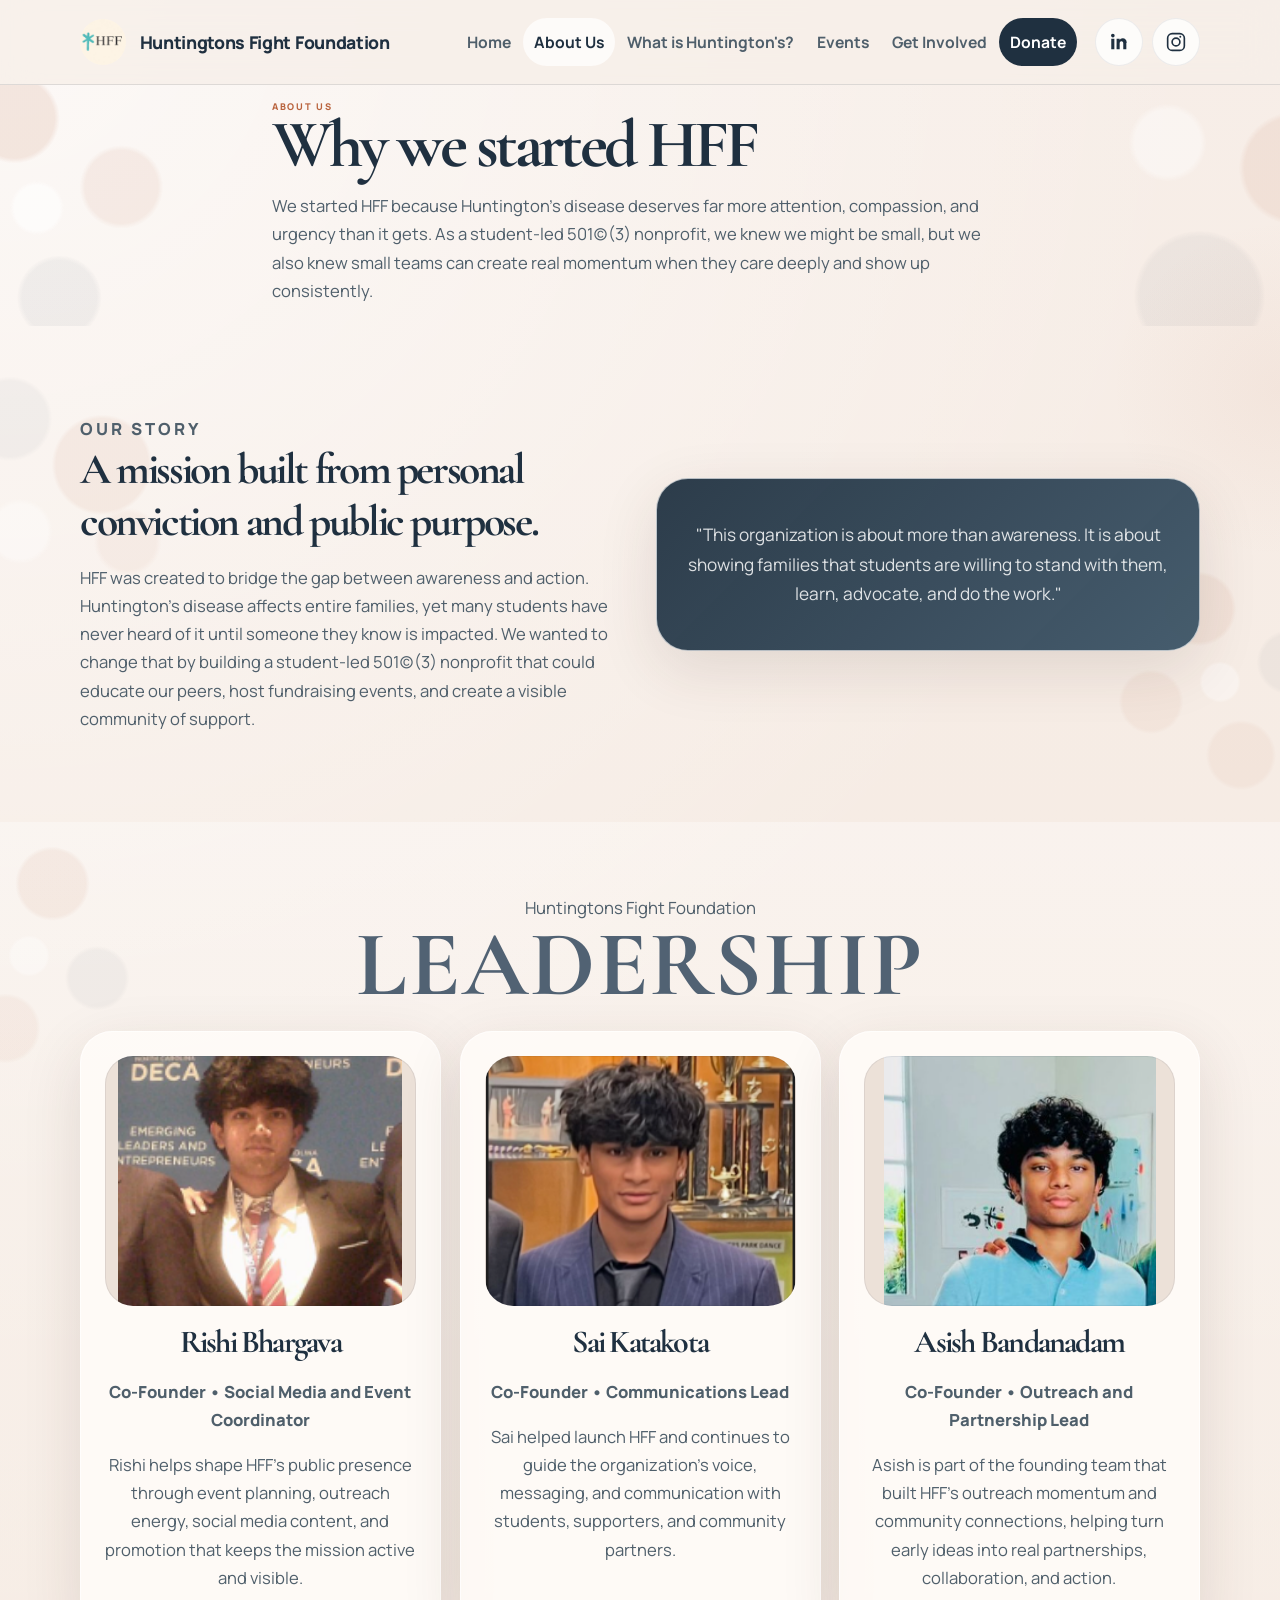
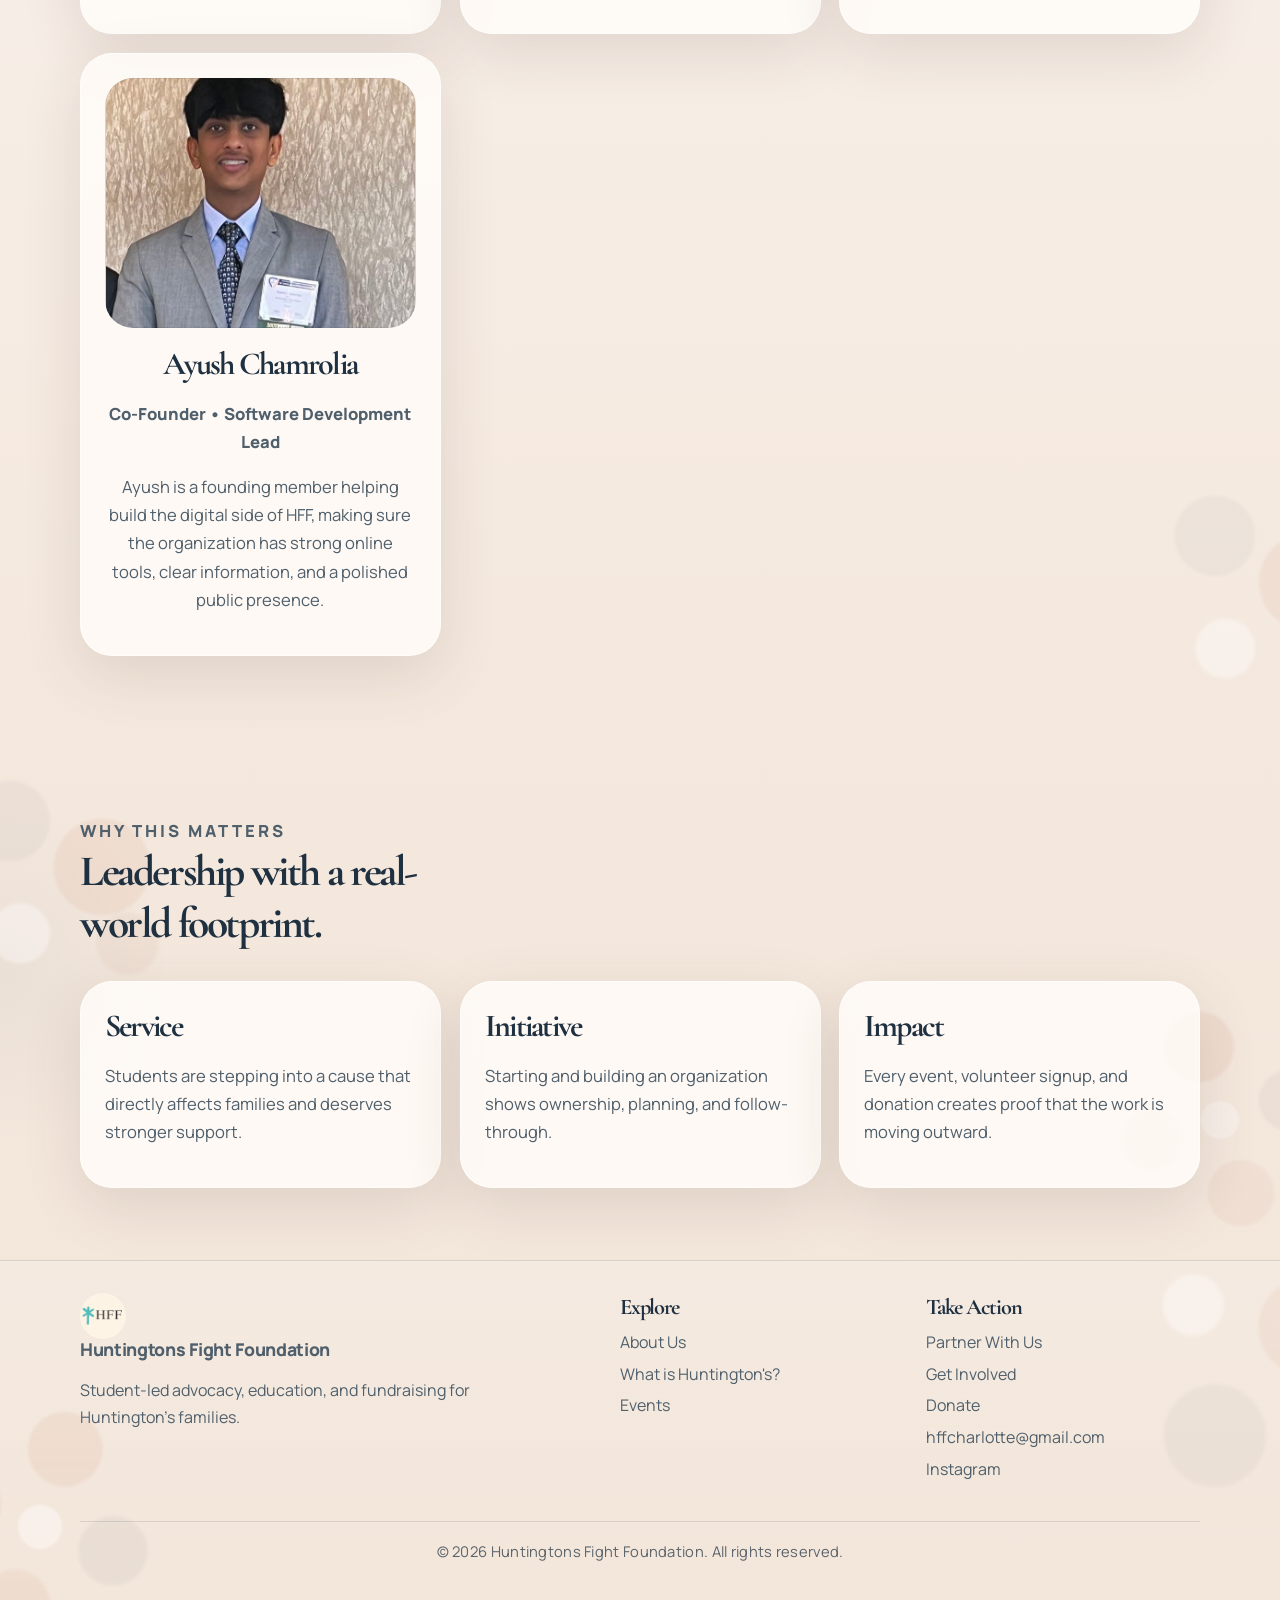
<file: New project/New project/about.html>
<!DOCTYPE html>
<html lang="en">
  <head>
    <meta charset="UTF-8" />
    <meta name="viewport" content="width=device-width, initial-scale=1.0" />
    <title>About Us | Huntingtons Fight Foundation</title>
    <link rel="icon" type="image/png" href="hff logo.png" />
    <link rel="apple-touch-icon" href="hff logo.png" />
    <link rel="preconnect" href="https://fonts.googleapis.com" />
    <link rel="preconnect" href="https://fonts.gstatic.com" crossorigin />
    <link
      href="https://fonts.googleapis.com/css2?family=Cormorant+Garamond:wght@500;600;700&family=Manrope:wght@400;500;600;700;800&display=swap"
      rel="stylesheet"
    />
    <link rel="stylesheet" href="styles.css" />
    <script defer src="script.js"></script>
  </head>
  <body class="about-page">
    <header class="site-header">
      <div class="shell nav-shell">
        <a class="brand" href="index.html">
          <img class="brand-mark" src="hff logo.png" alt="HFF logo" />
          <span class="brand-text">Huntingtons Fight Foundation</span>
        </a>
        <button class="nav-toggle" type="button" aria-expanded="false" aria-controls="site-nav">
          <span></span><span></span><span></span>
        </button>
        <nav id="site-nav" class="site-nav">
          <a href="index.html">Home</a>
          <a class="active" href="about.html">About Us</a>
          <a href="huntingtons.html">What is Huntington's?</a>
          <a href="events.html">Events</a>
          <a href="get-involved.html">Get Involved</a>
          <a class="nav-cta" href="donate.html">Donate</a>
        </nav>
        <div class="social-links">
          <a class="social-link" href="https://www.linkedin.com/company/huntingtons-fight-foundation/" target="_blank" rel="noopener noreferrer" aria-label="Visit Huntingtons Fight Foundation on LinkedIn">
            <svg viewBox="0 0 24 24" aria-hidden="true">
              <path d="M6.94 8.5H3.56V20h3.38V8.5ZM5.25 3A2 2 0 1 0 5.3 7a2 2 0 0 0-.05-4ZM20.44 13.03c0-3.46-1.85-5.07-4.32-5.07-1.99 0-2.88 1.1-3.38 1.87V8.5H9.38c.04.88 0 11.5 0 11.5h3.36v-6.42c0-.34.03-.68.13-.92.27-.67.88-1.36 1.9-1.36 1.34 0 1.88 1.02 1.88 2.52V20H20v-6.97Z"/>
            </svg>
          </a>
          <a class="social-link" href="https://www.instagram.com/huntingtonsfightfoundation/" target="_blank" rel="noopener noreferrer" aria-label="Visit Huntingtons Fight Foundation on Instagram">
            <svg viewBox="0 0 24 24" aria-hidden="true">
              <path d="M7.75 2h8.5A5.75 5.75 0 0 1 22 7.75v8.5A5.75 5.75 0 0 1 16.25 22h-8.5A5.75 5.75 0 0 1 2 16.25v-8.5A5.75 5.75 0 0 1 7.75 2Zm0 1.8A3.95 3.95 0 0 0 3.8 7.75v8.5a3.95 3.95 0 0 0 3.95 3.95h8.5a3.95 3.95 0 0 0 3.95-3.95v-8.5a3.95 3.95 0 0 0-3.95-3.95h-8.5Zm8.95 1.35a1.05 1.05 0 1 1 0 2.1 1.05 1.05 0 0 1 0-2.1ZM12 6.85A5.15 5.15 0 1 1 6.85 12 5.16 5.16 0 0 1 12 6.85Zm0 1.8A3.35 3.35 0 1 0 15.35 12 3.35 3.35 0 0 0 12 8.65Z"/>
            </svg>
          </a>
        </div>
      </div>
    </header>

    <main class="page-main">
      <section class="page-hero">
        <div class="shell narrow">
          <p class="eyebrow">About Us</p>
          <h1>Why we started HFF</h1>
          <p class="page-intro">
            We started HFF because Huntington's disease deserves far more attention, compassion, and
            urgency than it gets. As a student-led 501(c)(3) nonprofit, we knew we might be small,
            but we also knew small teams can create real momentum when they care deeply and show up consistently.
          </p>
        </div>
      </section>

      <section class="section">
        <div class="shell split">
          <div>
            <p class="eyebrow">Our Story</p>
            <h2>A mission built from personal conviction and public purpose.</h2>
            <p>
              HFF was created to bridge the gap between awareness and action. Huntington's
              disease affects entire families, yet many students have never heard of it until someone
              they know is impacted. We wanted to change that by building a student-led 501(c)(3)
              nonprofit that could educate our peers, host fundraising events, and create a visible
              community of support.
            </p>
          </div>
          <aside class="panel pull-quote">
            <p>
              "This organization is about more than awareness. It is about showing families that students
              are willing to stand with them, learn, advocate, and do the work."
            </p>
          </aside>
        </div>
      </section>

      <section class="section soft-panel">
        <div class="shell">
          <div class="officer-banner">
            <p>Huntingtons Fight Foundation</p>
            <h3>LEADERSHIP</h3>
          </div>
          <div class="officer-grid">
            <article class="officer-card">
              <div class="officer-photo officer-photo-rishi" aria-hidden="true"></div>
              <h3>Rishi Bhargava</h3>
              <p class="officer-role">Co-Founder • Social Media and Event Coordinator</p>
              <p>
                Rishi helps shape HFF's public presence through event planning, outreach energy, social
                media content, and promotion that keeps the mission active and visible.
              </p>
            </article>
            <article class="officer-card">
              <div class="officer-photo officer-photo-sai" aria-hidden="true"></div>
              <h3>Sai Katakota</h3>
              <p class="officer-role">Co-Founder • Communications Lead</p>
              <p>
                Sai helped launch HFF and continues to guide the organization's voice, messaging, and
                communication with students, supporters, and community partners.
              </p>
            </article>
            <article class="officer-card">
              <div class="officer-photo officer-photo-asish" aria-hidden="true"></div>
              <h3>Asish Bandanadam</h3>
              <p class="officer-role">Co-Founder • Outreach and Partnership Lead</p>
              <p>
                Asish is part of the founding team that built HFF's outreach momentum and community
                connections, helping turn early ideas into real partnerships, collaboration, and action.
              </p>
            </article>
            <article class="officer-card">
              <div class="officer-photo officer-photo-ayush" aria-hidden="true"></div>
              <h3>Ayush Chamrolia</h3>
              <p class="officer-role">Co-Founder • Software Development Lead</p>
              <p>
                Ayush is a founding member helping build the digital side of HFF, making sure the
                organization has strong online tools, clear information, and a polished public presence.
              </p>
            </article>
          </div>
        </div>
      </section>

      <section class="section">
        <div class="shell">
          <div class="section-heading">
            <p class="eyebrow">Why This Matters</p>
            <h2>Leadership with a real-world footprint.</h2>
          </div>
          <div class="three-up">
            <article class="panel">
              <h3>Service</h3>
              <p>Students are stepping into a cause that directly affects families and deserves stronger support.</p>
            </article>
            <article class="panel">
              <h3>Initiative</h3>
              <p>Starting and building an organization shows ownership, planning, and follow-through.</p>
            </article>
            <article class="panel">
              <h3>Impact</h3>
              <p>Every event, volunteer signup, and donation creates proof that the work is moving outward.</p>
            </article>
          </div>
        </div>
      </section>
    </main>

    <footer class="site-footer">
      <div class="shell footer-grid">
        <div>
          <a class="brand brand-footer" href="index.html">
            <img class="brand-mark" src="hff logo.png" alt="HFF logo" />
            <span class="brand-text">Huntingtons Fight Foundation</span>
          </a>
          <p class="footer-copy">Student-led advocacy, education, and fundraising for Huntington's families.</p>
        </div>
        <div>
          <h3>Explore</h3>
          <a href="about.html">About Us</a>
          <a href="huntingtons.html">What is Huntington's?</a>
          <a href="events.html">Events</a>
        </div>
        <div>
          <h3>Take Action</h3>
          <a href="get-involved.html#partner-with-us">Partner With Us</a>
          <a href="get-involved.html">Get Involved</a>
          <a href="donate.html">Donate</a>
          <a href="https://mail.google.com/mail/?view=cm&fs=1&to=hffcharlotte@gmail.com" target="_blank" rel="noopener noreferrer">hffcharlotte@gmail.com</a>
          <a href="https://www.instagram.com/huntingtonsfightfoundation/" target="_blank" rel="noopener noreferrer">Instagram</a>
        </div>
      </div>
      <div class="shell">
        <p class="footer-copyright">
          &copy; <span data-current-year></span> Huntingtons Fight Foundation. All rights reserved.
        </p>
      </div>
    </footer>
  </body>
</html>
</file>
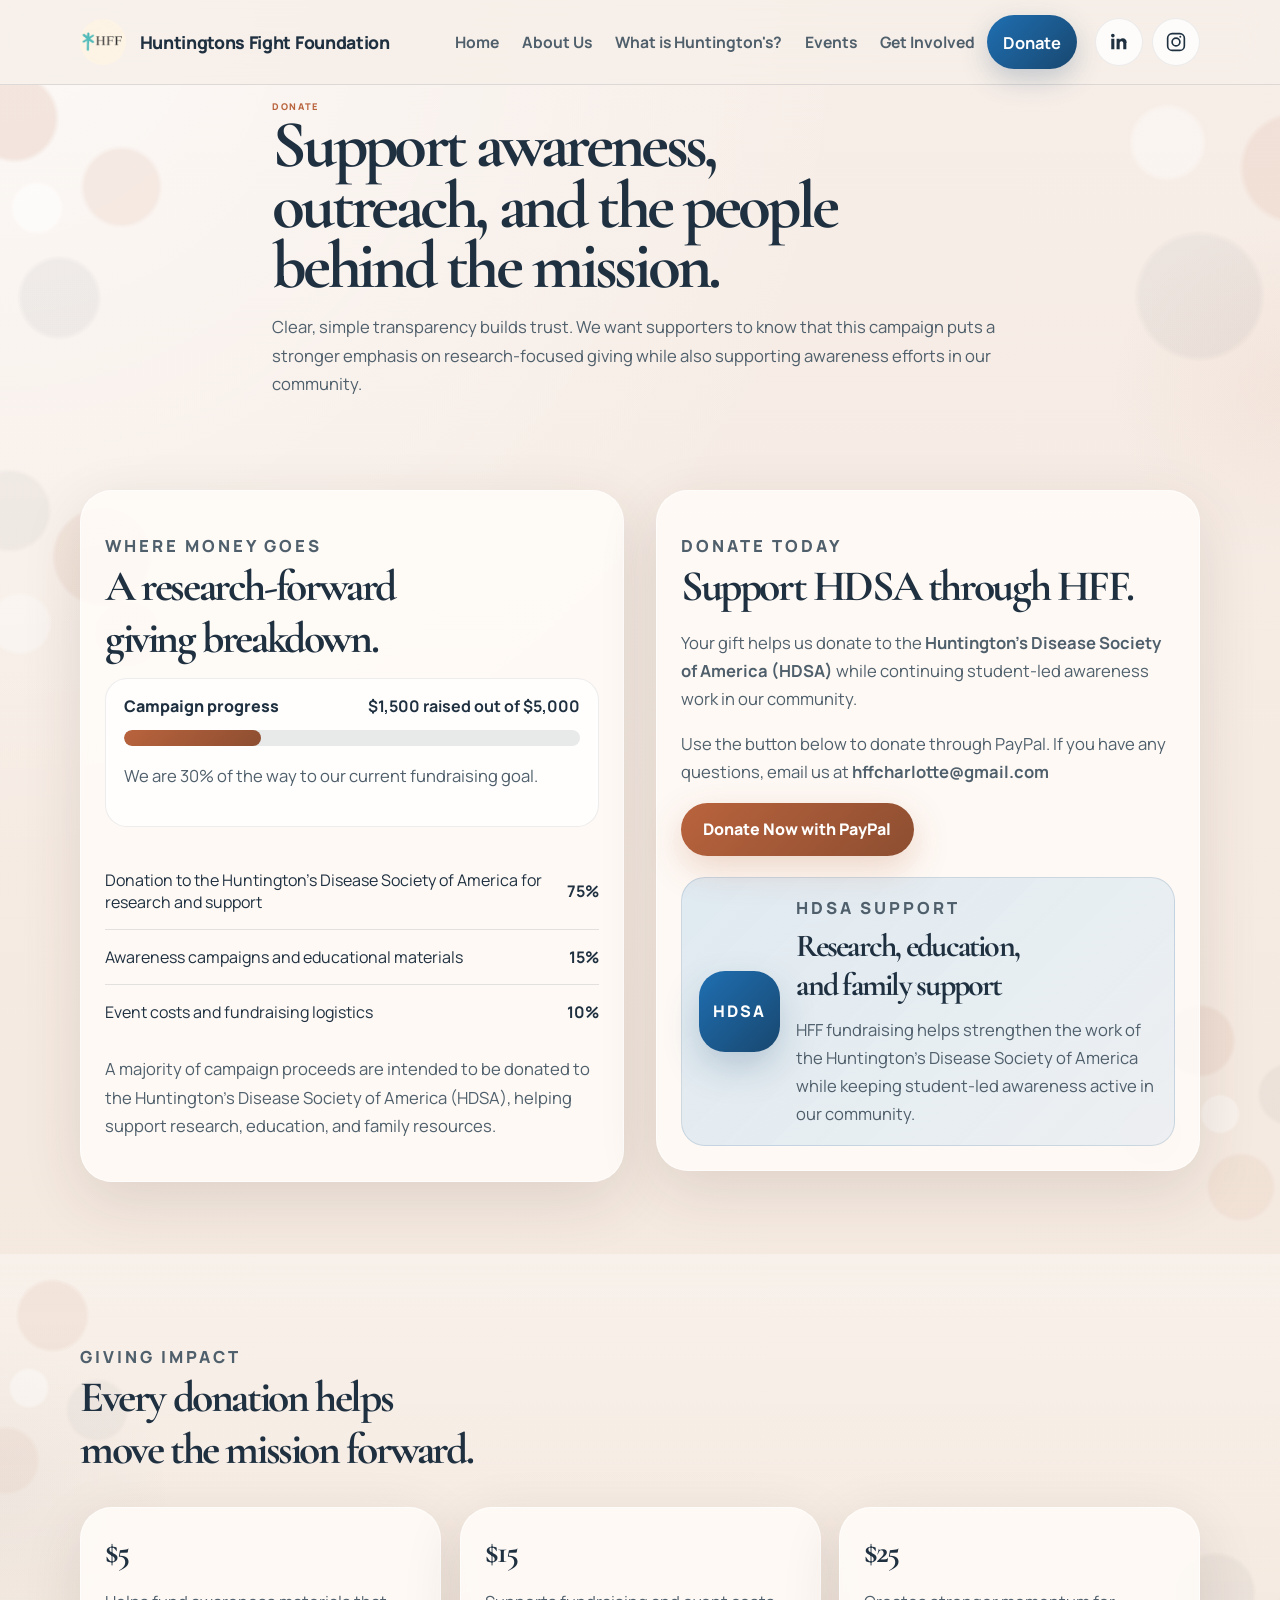
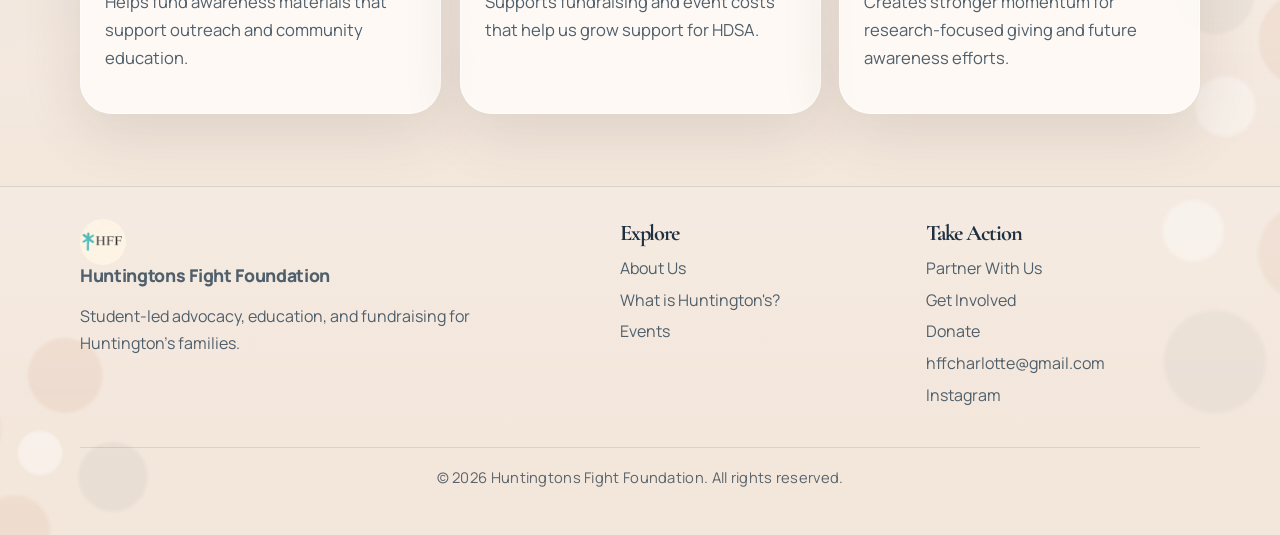
<file: New project/New project/donate.html>
<!DOCTYPE html>
<html lang="en">
  <head>
    <meta charset="UTF-8" />
    <meta name="viewport" content="width=device-width, initial-scale=1.0" />
    <title>Donate | HFF</title>
    <link rel="icon" type="image/png" href="hff logo.png" />
    <link rel="apple-touch-icon" href="hff logo.png" />
    <link rel="preconnect" href="https://fonts.googleapis.com" />
    <link rel="preconnect" href="https://fonts.gstatic.com" crossorigin />
    <link
      href="https://fonts.googleapis.com/css2?family=Cormorant+Garamond:wght@500;600;700&family=Manrope:wght@400;500;600;700;800&display=swap"
      rel="stylesheet"
    />
    <link rel="stylesheet" href="styles.css" />
    <script defer src="script.js"></script>
  </head>
  <body class="donate-page">
    <header class="site-header">
      <div class="shell nav-shell">
        <a class="brand" href="index.html">
          <img class="brand-mark" src="hff logo.png" alt="HFF logo" />
          <span class="brand-text">Huntingtons Fight Foundation</span>
        </a>
        <button class="nav-toggle" type="button" aria-expanded="false" aria-controls="site-nav">
          <span></span><span></span><span></span>
        </button>
        <nav id="site-nav" class="site-nav">
          <a href="index.html">Home</a>
          <a href="about.html">About Us</a>
          <a href="huntingtons.html">What is Huntington's?</a>
          <a href="events.html">Events</a>
          <a href="get-involved.html">Get Involved</a>
          <a class="active nav-cta" href="donate.html">Donate</a>
        </nav>
        <div class="social-links">
          <a class="social-link" href="https://www.linkedin.com/company/huntingtons-fight-foundation/" target="_blank" rel="noopener noreferrer" aria-label="Visit Huntingtons Fight Foundation on LinkedIn">
            <svg viewBox="0 0 24 24" aria-hidden="true">
              <path d="M6.94 8.5H3.56V20h3.38V8.5ZM5.25 3A2 2 0 1 0 5.3 7a2 2 0 0 0-.05-4ZM20.44 13.03c0-3.46-1.85-5.07-4.32-5.07-1.99 0-2.88 1.1-3.38 1.87V8.5H9.38c.04.88 0 11.5 0 11.5h3.36v-6.42c0-.34.03-.68.13-.92.27-.67.88-1.36 1.9-1.36 1.34 0 1.88 1.02 1.88 2.52V20H20v-6.97Z"/>
            </svg>
          </a>
          <a class="social-link" href="https://www.instagram.com/huntingtonsfightfoundation/" target="_blank" rel="noopener noreferrer" aria-label="Visit Huntingtons Fight Foundation on Instagram">
            <svg viewBox="0 0 24 24" aria-hidden="true">
              <path d="M7.75 2h8.5A5.75 5.75 0 0 1 22 7.75v8.5A5.75 5.75 0 0 1 16.25 22h-8.5A5.75 5.75 0 0 1 2 16.25v-8.5A5.75 5.75 0 0 1 7.75 2Zm0 1.8A3.95 3.95 0 0 0 3.8 7.75v8.5a3.95 3.95 0 0 0 3.95 3.95h8.5a3.95 3.95 0 0 0 3.95-3.95v-8.5a3.95 3.95 0 0 0-3.95-3.95h-8.5Zm8.95 1.35a1.05 1.05 0 1 1 0 2.1 1.05 1.05 0 0 1 0-2.1ZM12 6.85A5.15 5.15 0 1 1 6.85 12 5.16 5.16 0 0 1 12 6.85Zm0 1.8A3.35 3.35 0 1 0 15.35 12 3.35 3.35 0 0 0 12 8.65Z"/>
            </svg>
          </a>
        </div>
      </div>
    </header>

    <main class="page-main">
      <section class="page-hero">
        <div class="shell narrow">
          <p class="eyebrow">Donate</p>
          <h1>Support awareness, outreach, and the people behind the mission.</h1>
          <p class="page-intro">
            Clear, simple transparency builds trust. We want supporters to know that this campaign puts
            a stronger emphasis on research-focused giving while also supporting awareness efforts in our
            community.
          </p>
        </div>
      </section>

      <section class="section">
        <div class="shell split">
          <div class="panel donate-panel">
            <p class="eyebrow">Where money goes</p>
            <h2>A research-forward giving breakdown.</h2>
            <div class="fundraiser-meter">
              <div class="fundraiser-meter-head">
                <span>Campaign progress</span>
                <strong>$1,500 raised out of $5,000</strong>
              </div>
              <div class="meter-track" aria-label="Fundraising progress">
                <div class="meter-fill" style="width: 30%"></div>
              </div>
              <p class="meter-note">We are 30% of the way to our current fundraising goal.</p>
            </div>
            <div class="allocation-list">
              <div class="allocation-row">
                <span>Donation to the Huntington's Disease Society of America for research and support</span>
                <strong>75%</strong>
              </div>
              <div class="allocation-row">
                <span>Awareness campaigns and educational materials</span>
                <strong>15%</strong>
              </div>
              <div class="allocation-row">
                <span>Event costs and fundraising logistics</span>
                <strong>10%</strong>
              </div>
            </div>
            <p class="meter-note">
              A majority of campaign proceeds are intended to be donated to the Huntington's Disease
              Society of America (HDSA), helping support research, education, and family resources.
            </p>
          </div>
          <aside class="panel">
            <p class="eyebrow">Donate Today</p>
            <h2>Support HDSA through HFF.</h2>
            <p>
              Your gift helps us donate to the <strong>Huntington's Disease Society of America (HDSA)</strong>
              while continuing student-led awareness work in our community.
            </p>
            <p>
              Use the button below to donate through PayPal. If you have any questions, email us at
              <a href="https://mail.google.com/mail/?view=cm&fs=1&to=hffcharlotte@gmail.com" target="_blank" rel="noopener noreferrer"><strong>hffcharlotte@gmail.com</strong></a>
            </p>
            <a class="button button-primary donate-cta" href="https://www.paypal.com/ncp/payment/L2U55JQ746T3N" target="_blank" rel="noopener noreferrer">
              Donate Now with PayPal
            </a>
            <div class="donate-hdsa-card" aria-label="HDSA support highlight">
              <div class="donate-hdsa-mark" aria-hidden="true">
                <span>HDSA</span>
              </div>
              <div class="donate-hdsa-copy">
                <p class="donate-hdsa-kicker">HDSA Support</p>
                <h3 class="donate-hdsa-title">Research, education, and family support</h3>
                <p>
                  HFF fundraising helps strengthen the work of the Huntington's Disease Society of
                  America while keeping student-led awareness active in our community.
                </p>
              </div>
            </div>
          </aside>
        </div>
      </section>

      <section class="section soft-panel">
        <div class="shell">
          <div class="section-heading">
            <p class="eyebrow">Giving Impact</p>
            <h2>Every donation helps move the mission forward.</h2>
          </div>
          <div class="three-up">
            <article class="panel">
              <h3>$5</h3>
              <p>Helps fund awareness materials that support outreach and community education.</p>
            </article>
            <article class="panel">
              <h3>$15</h3>
              <p>Supports fundraising and event costs that help us grow support for HDSA.</p>
            </article>
            <article class="panel">
              <h3>$25</h3>
              <p>Creates stronger momentum for research-focused giving and future awareness efforts.</p>
            </article>
          </div>
        </div>
      </section>
    </main>

    <footer class="site-footer">
      <div class="shell footer-grid">
        <div>
          <a class="brand brand-footer" href="index.html">
            <img class="brand-mark" src="hff logo.png" alt="HFF logo" />
            <span class="brand-text">Huntingtons Fight Foundation</span>
          </a>
          <p class="footer-copy">Student-led advocacy, education, and fundraising for Huntington's families.</p>
        </div>
        <div>
          <h3>Explore</h3>
          <a href="about.html">About Us</a>
          <a href="huntingtons.html">What is Huntington's?</a>
          <a href="events.html">Events</a>
        </div>
        <div>
          <h3>Take Action</h3>
          <a href="get-involved.html#partner-with-us">Partner With Us</a>
          <a href="get-involved.html">Get Involved</a>
          <a href="donate.html">Donate</a>
          <a href="https://mail.google.com/mail/?view=cm&fs=1&to=hffcharlotte@gmail.com" target="_blank" rel="noopener noreferrer">hffcharlotte@gmail.com</a>
          <a href="https://www.instagram.com/huntingtonsfightfoundation/" target="_blank" rel="noopener noreferrer">Instagram</a>
        </div>
      </div>
      <div class="shell">
        <p class="footer-copyright">
          &copy; <span data-current-year></span> Huntingtons Fight Foundation. All rights reserved.
        </p>
      </div>
    </footer>
  </body>
</html>
</file>
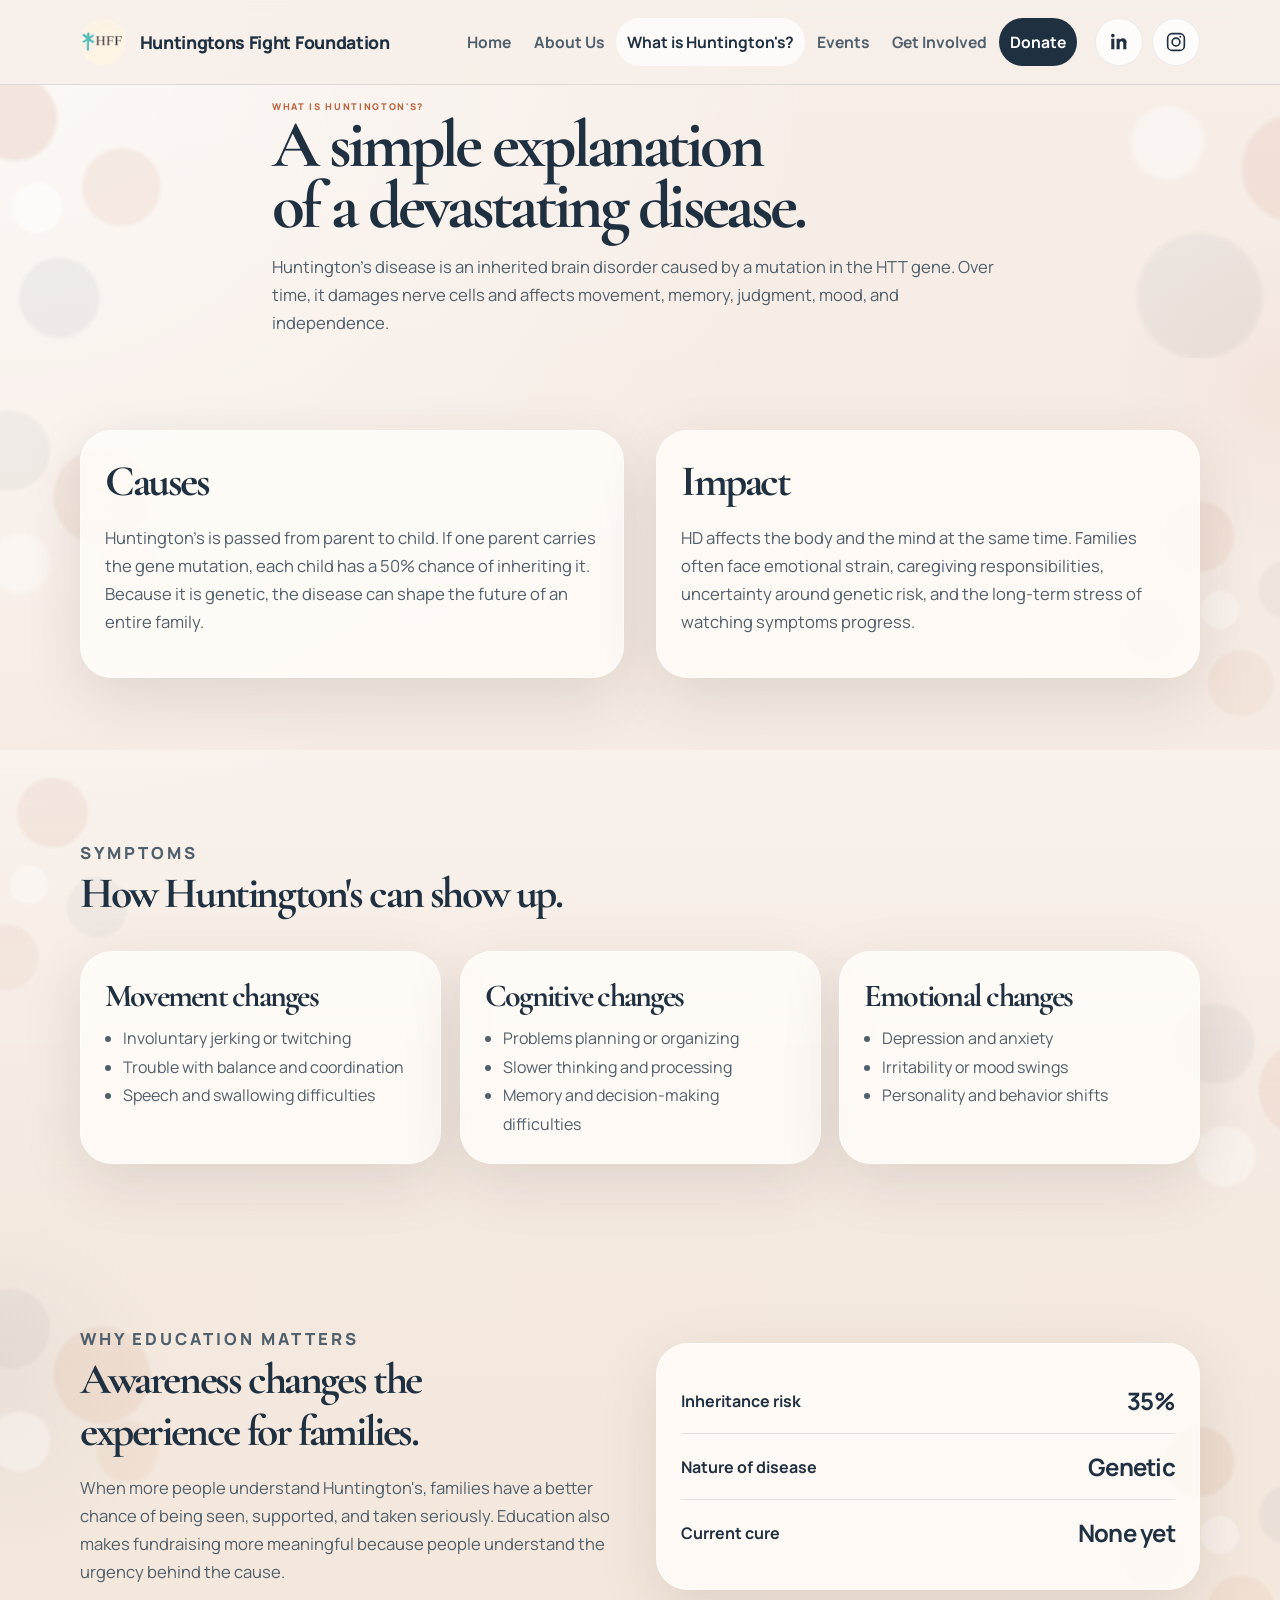
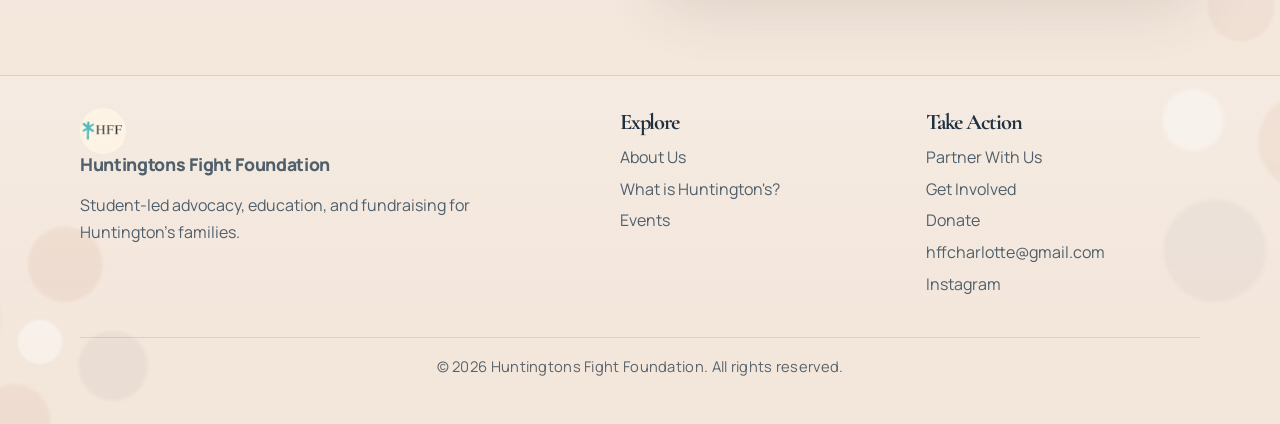
<file: New project/New project/huntingtons.html>
<!DOCTYPE html>
<html lang="en">
  <head>
    <meta charset="UTF-8" />
    <meta name="viewport" content="width=device-width, initial-scale=1.0" />
    <title>What is Huntington's? | HFF</title>
    <link rel="icon" type="image/png" href="hff logo.png" />
    <link rel="apple-touch-icon" href="hff logo.png" />
    <link rel="preconnect" href="https://fonts.googleapis.com" />
    <link rel="preconnect" href="https://fonts.gstatic.com" crossorigin />
    <link
      href="https://fonts.googleapis.com/css2?family=Cormorant+Garamond:wght@500;600;700&family=Manrope:wght@400;500;600;700;800&display=swap"
      rel="stylesheet"
    />
    <link rel="stylesheet" href="styles.css" />
    <script defer src="script.js"></script>
  </head>
  <body class="huntingtons-page">
    <header class="site-header">
      <div class="shell nav-shell">
        <a class="brand" href="index.html">
          <img class="brand-mark" src="hff logo.png" alt="HFF logo" />
          <span class="brand-text">Huntingtons Fight Foundation</span>
        </a>
        <button class="nav-toggle" type="button" aria-expanded="false" aria-controls="site-nav">
          <span></span><span></span><span></span>
        </button>
        <nav id="site-nav" class="site-nav">
          <a href="index.html">Home</a>
          <a href="about.html">About Us</a>
          <a class="active" href="huntingtons.html">What is Huntington's?</a>
          <a href="events.html">Events</a>
          <a href="get-involved.html">Get Involved</a>
          <a class="nav-cta" href="donate.html">Donate</a>
        </nav>
        <div class="social-links">
          <a class="social-link" href="https://www.linkedin.com/company/huntingtons-fight-foundation/" target="_blank" rel="noopener noreferrer" aria-label="Visit Huntingtons Fight Foundation on LinkedIn">
            <svg viewBox="0 0 24 24" aria-hidden="true">
              <path d="M6.94 8.5H3.56V20h3.38V8.5ZM5.25 3A2 2 0 1 0 5.3 7a2 2 0 0 0-.05-4ZM20.44 13.03c0-3.46-1.85-5.07-4.32-5.07-1.99 0-2.88 1.1-3.38 1.87V8.5H9.38c.04.88 0 11.5 0 11.5h3.36v-6.42c0-.34.03-.68.13-.92.27-.67.88-1.36 1.9-1.36 1.34 0 1.88 1.02 1.88 2.52V20H20v-6.97Z"/>
            </svg>
          </a>
          <a class="social-link" href="https://www.instagram.com/huntingtonsfightfoundation/" target="_blank" rel="noopener noreferrer" aria-label="Visit Huntingtons Fight Foundation on Instagram">
            <svg viewBox="0 0 24 24" aria-hidden="true">
              <path d="M7.75 2h8.5A5.75 5.75 0 0 1 22 7.75v8.5A5.75 5.75 0 0 1 16.25 22h-8.5A5.75 5.75 0 0 1 2 16.25v-8.5A5.75 5.75 0 0 1 7.75 2Zm0 1.8A3.95 3.95 0 0 0 3.8 7.75v8.5a3.95 3.95 0 0 0 3.95 3.95h8.5a3.95 3.95 0 0 0 3.95-3.95v-8.5a3.95 3.95 0 0 0-3.95-3.95h-8.5Zm8.95 1.35a1.05 1.05 0 1 1 0 2.1 1.05 1.05 0 0 1 0-2.1ZM12 6.85A5.15 5.15 0 1 1 6.85 12 5.16 5.16 0 0 1 12 6.85Zm0 1.8A3.35 3.35 0 1 0 15.35 12 3.35 3.35 0 0 0 12 8.65Z"/>
            </svg>
          </a>
        </div>
      </div>
    </header>

    <main class="page-main">
      <section class="page-hero">
        <div class="shell narrow">
          <p class="eyebrow">What is Huntington's?</p>
          <h1>A simple explanation of a devastating disease.</h1>
          <p class="page-intro">
            Huntington's disease is an inherited brain disorder caused by a mutation in the HTT gene.
            Over time, it damages nerve cells and affects movement, memory, judgment, mood, and independence.
          </p>
        </div>
      </section>

      <section class="section">
        <div class="shell split">
          <article class="panel">
            <h2>Causes</h2>
            <p>
              Huntington's is passed from parent to child. If one parent carries the gene mutation,
              each child has a 50% chance of inheriting it. Because it is genetic, the disease can
              shape the future of an entire family.
            </p>
          </article>
          <article class="panel">
            <h2>Impact</h2>
            <p>
              HD affects the body and the mind at the same time. Families often face emotional strain,
              caregiving responsibilities, uncertainty around genetic risk, and the long-term stress of
              watching symptoms progress.
            </p>
          </article>
        </div>
      </section>

      <section class="section soft-panel">
        <div class="shell">
          <div class="section-heading">
            <p class="eyebrow">Symptoms</p>
            <h2>How Huntington's can show up.</h2>
          </div>
          <div class="three-up">
            <article class="panel">
              <h3>Movement changes</h3>
              <ul class="detail-list">
                <li>Involuntary jerking or twitching</li>
                <li>Trouble with balance and coordination</li>
                <li>Speech and swallowing difficulties</li>
              </ul>
            </article>
            <article class="panel">
              <h3>Cognitive changes</h3>
              <ul class="detail-list">
                <li>Problems planning or organizing</li>
                <li>Slower thinking and processing</li>
                <li>Memory and decision-making difficulties</li>
              </ul>
            </article>
            <article class="panel">
              <h3>Emotional changes</h3>
              <ul class="detail-list">
                <li>Depression and anxiety</li>
                <li>Irritability or mood swings</li>
                <li>Personality and behavior shifts</li>
              </ul>
            </article>
          </div>
        </div>
      </section>

      <section class="section">
        <div class="shell split">
          <div>
            <p class="eyebrow">Why Education Matters</p>
            <h2>Awareness changes the experience for families.</h2>
            <p>
              When more people understand Huntington's, families have a better chance of being seen,
              supported, and taken seriously. Education also makes fundraising more meaningful because
              people understand the urgency behind the cause.
            </p>
          </div>
          <aside class="fact-panel education-fact-panel" data-education-facts>
            <div class="fact-row education-fact-row">
              <span>Inheritance risk</span>
              <strong class="education-fact-value" data-count-to="50" data-count-suffix="%">50%</strong>
            </div>
            <div class="fact-row education-fact-row">
              <span>Nature of disease</span>
              <strong class="education-fact-value">Genetic</strong>
            </div>
            <div class="fact-row education-fact-row">
              <span>Current cure</span>
              <strong class="education-fact-value">None yet</strong>
            </div>
          </aside>
        </div>
      </section>
    </main>

    <footer class="site-footer">
      <div class="shell footer-grid">
        <div>
          <a class="brand brand-footer" href="index.html">
            <img class="brand-mark" src="hff logo.png" alt="HFF logo" />
            <span class="brand-text">Huntingtons Fight Foundation</span>
          </a>
          <p class="footer-copy">Student-led advocacy, education, and fundraising for Huntington's families.</p>
        </div>
        <div>
          <h3>Explore</h3>
          <a href="about.html">About Us</a>
          <a href="huntingtons.html">What is Huntington's?</a>
          <a href="events.html">Events</a>
        </div>
        <div>
          <h3>Take Action</h3>
          <a href="get-involved.html#partner-with-us">Partner With Us</a>
          <a href="get-involved.html">Get Involved</a>
          <a href="donate.html">Donate</a>
          <a href="https://mail.google.com/mail/?view=cm&fs=1&to=hffcharlotte@gmail.com" target="_blank" rel="noopener noreferrer">hffcharlotte@gmail.com</a>
          <a href="https://www.instagram.com/huntingtonsfightfoundation/" target="_blank" rel="noopener noreferrer">Instagram</a>
        </div>
      </div>
      <div class="shell">
        <p class="footer-copyright">
          &copy; <span data-current-year></span> Huntingtons Fight Foundation. All rights reserved.
        </p>
      </div>
    </footer>
  </body>
</html>
</file>
<file: New project/New project/styles.css>
:root {
  --bg: #f6efe8;
  --bg-alt: #efe2d6;
  --surface: rgba(255, 252, 248, 0.85);
  --ink: #1f3040;
  --ink-soft: #4f5f6b;
  --line: rgba(31, 48, 64, 0.12);
  --accent: #b9633d;
  --accent-deep: #8d4e31;
  --accent-pale: #f5d6c6;
  --shadow: 0 18px 60px rgba(69, 45, 29, 0.12);
  --radius-lg: 32px;
  --shell: min(1120px, calc(100% - 2rem));
}

* { box-sizing: border-box; }
html { scroll-behavior: smooth; }
body {
  margin: 0;
  font-family: "Manrope", sans-serif;
  color: var(--ink);
  background:
    radial-gradient(circle at top left, rgba(255, 255, 255, 0.65), transparent 35%),
    linear-gradient(180deg, #f7eee8 0%, #f3e6da 100%);
}
a { color: inherit; text-decoration: none; }
.shell { width: var(--shell); margin: 0 auto; }
.shell-wide { width: min(1320px, calc(100% - 2rem)); }

.site-header {
  position: sticky;
  top: 0;
  z-index: 20;
  backdrop-filter: blur(18px);
  background: rgba(246, 239, 232, 0.78);
  border-bottom: 1px solid var(--line);
}

.nav-shell {
  display: flex;
  align-items: center;
  justify-content: flex-start;
  gap: 0.75rem;
  min-height: 84px;
  position: relative;
}

.brand {
  display: inline-flex;
  align-items: center;
  gap: 0.85rem;
  font-weight: 800;
  letter-spacing: -0.02em;
}

.brand-mark {
  width: 46px;
  height: 46px;
  border-radius: 50%;
  object-fit: cover;
  display: block;
  background: #fff;
  border: none;
  box-shadow: none;
  flex-shrink: 0;
}

.brand-text {
  max-width: 21rem;
  line-height: 1.05;
  font-size: 1.1rem;
}

.site-nav {
  display: flex;
  align-items: center;
  gap: 0.08rem;
  margin-left: auto;
}

.site-nav a {
  padding: 0.8rem 0.68rem;
  border-radius: 999px;
  color: var(--ink-soft);
  font-weight: 700;
  font-size: 0.98rem;
  white-space: nowrap;
  transition: 180ms ease;
}

.site-nav a:hover,
.site-nav a.active {
  color: var(--ink);
  background: rgba(255, 255, 255, 0.7);
}

.site-nav .nav-cta,
.site-nav .nav-cta.active {
  background: var(--ink);
  color: #fff;
}

.site-nav .nav-cta:hover {
  background: linear-gradient(135deg, #1f6fb2, #18476f);
  color: #fff;
  box-shadow: 0 10px 28px rgba(24, 71, 111, 0.24);
}

.donate-page .site-nav .nav-cta,
.donate-page .site-nav .nav-cta:hover,
.donate-page .site-nav .nav-cta.active {
  background: linear-gradient(135deg, #1f6fb2, #18476f);
  color: #fff;
  box-shadow: 0 10px 28px rgba(24, 71, 111, 0.24);
  padding: 0.95rem 1rem;
  font-size: 1.03rem;
}

.social-links {
  display: inline-flex;
  align-items: center;
  gap: 0.55rem;
  margin-left: 0.4rem;
}

.social-link {
  width: 48px;
  height: 48px;
  border-radius: 50%;
  display: inline-flex;
  align-items: center;
  justify-content: center;
  background: rgba(255, 255, 255, 0.78);
  color: var(--ink);
  border: 1px solid rgba(31, 48, 64, 0.08);
  flex-shrink: 0;
  transition: transform 180ms ease, background 180ms ease;
}

.social-link:hover {
  transform: translateY(-2px);
  background: rgba(255, 255, 255, 0.95);
}

.social-link svg {
  width: 22px;
  height: 22px;
  fill: currentColor;
}

.nav-toggle {
  display: none;
  width: 52px;
  height: 52px;
  border: 1px solid var(--line);
  border-radius: 16px;
  background: rgba(255, 255, 255, 0.6);
  align-items: center;
  justify-content: center;
  flex-direction: column;
  gap: 5px;
}

.nav-toggle span {
  width: 20px;
  height: 2px;
  background: var(--ink);
  border-radius: 99px;
}

.hero,
.page-hero {
  position: relative;
  overflow: hidden;
}

.hero { padding: 6rem 0 4rem; }
.page-hero { padding: 0.35rem 0 0.25rem; }

.page-hero > .shell,
.page-main > .section > .shell,
.home-main > .section > .shell,
.site-footer > .shell {
  position: relative;
  z-index: 1;
}

.page-hero::before,
.page-hero::after,
.page-main > .section::before,
.page-main > .section::after,
.home-main > .section::before,
.home-main > .section::after,
.site-footer::before,
.site-footer::after {
  content: "";
  position: absolute;
  pointer-events: none;
  z-index: 0;
}

.page-hero::before {
  width: 17rem;
  height: 17rem;
  left: -6.2rem;
  top: -0.8rem;
  opacity: 0.68;
  background:
    radial-gradient(circle at 50% 16%, rgba(185, 99, 61, 0.18) 0 15%, transparent 17%),
    radial-gradient(circle at 82% 50%, rgba(185, 99, 61, 0.12) 0 14%, transparent 16%),
    radial-gradient(circle at 50% 84%, rgba(31, 48, 64, 0.08) 0 14%, transparent 16%),
    radial-gradient(circle at 18% 50%, rgba(185, 99, 61, 0.12) 0 14%, transparent 16%),
    radial-gradient(circle at 50% 50%, rgba(255, 255, 255, 0.78) 0 12%, transparent 14%);
  transform: rotate(-14deg);
}

.page-hero::after {
  width: 20rem;
  height: 20rem;
  right: -7.4rem;
  top: -2rem;
  opacity: 0.6;
  background:
    radial-gradient(circle at 28% 28%, rgba(255, 255, 255, 0.7) 0 10%, transparent 12%),
    radial-gradient(circle at 68% 36%, rgba(185, 99, 61, 0.16) 0 17%, transparent 19%),
    radial-gradient(circle at 38% 76%, rgba(31, 48, 64, 0.08) 0 19%, transparent 21%),
    radial-gradient(circle at 80% 76%, rgba(185, 99, 61, 0.1) 0 10%, transparent 12%);
}

.hero-home {
  padding: 6.8rem 0 2.2rem;
  background:
    radial-gradient(circle at top left, rgba(255, 255, 255, 0.72), transparent 36%),
    linear-gradient(180deg, #f7eee8 0%, #f2e4d8 100%);
}

.hero-home-layout {
  display: grid;
  grid-template-columns: minmax(0, 1.25fr) minmax(300px, 0.75fr);
  gap: 2rem;
  align-items: end;
  position: relative;
  z-index: 1;
}

.hero-home-copy {
  max-width: 44rem;
  margin: 0;
  padding: 0;
  text-align: left;
}

.hero-home h1 {
  max-width: 12ch;
  margin: 0;
  font-size: clamp(3.2rem, 7vw, 5.8rem);
  line-height: 0.9;
  letter-spacing: -0.06em;
  color: var(--ink);
  text-wrap: balance;
}

.hero-home .hero-mission {
  max-width: 34rem;
  margin: 1rem 0 0;
  color: var(--ink-soft);
  font-size: 1.06rem;
  line-height: 1.75;
}

.hero-actions-home {
  justify-content: flex-start;
  margin-top: 1.7rem;
}

.hero-home-support {
  margin: 0.85rem 0 0;
  color: var(--accent-deep);
  font-weight: 700;
  line-height: 1.6;
}

.hero-home-aside {
  display: grid;
  gap: 1rem;
  justify-items: stretch;
}

.hero-home-badge {
  display: grid;
  gap: 0.95rem;
  justify-items: start;
  padding: 1.5rem;
  min-height: 15rem;
  border-radius: 34px;
  background:
    linear-gradient(145deg, rgba(255, 255, 255, 0.68), rgba(255, 252, 248, 0.9)),
    linear-gradient(180deg, rgba(185, 99, 61, 0.12), rgba(31, 48, 64, 0.04));
  border: 1px solid rgba(255, 255, 255, 0.78);
  box-shadow: var(--shadow);
}

.hero-home-logo {
  width: 92px;
  height: 92px;
  object-fit: contain;
}

.hero-home-badge-label {
  margin: 0;
  font-family: "Cormorant Garamond", serif;
  font-size: clamp(3rem, 5vw, 4.6rem);
  line-height: 0.9;
  color: var(--ink);
}

.hero-home-aside-copy {
  margin: 0;
  padding: 0 0.1rem;
  color: var(--ink-soft);
  font-size: 1rem;
  line-height: 1.8;
}

.hero-stats-section {
  padding-top: 0;
  margin-top: 0.1rem;
  position: relative;
  z-index: 2;
}

.hero-stats-shell {
  padding-top: 0.4rem;
}

.hero-stats-label {
  margin: 0 0 0.9rem;
  text-align: left;
  font-size: 0.78rem;
  letter-spacing: 0.12em;
  text-transform: uppercase;
  font-weight: 800;
  color: var(--accent-deep);
}

.stat-grid-hero {
  grid-template-columns: repeat(4, minmax(0, 1fr));
  gap: 1.1rem;
}

.stat-grid-hero .stat-card {
  background: rgba(255, 252, 248, 0.88);
  border: 1px solid rgba(255, 255, 255, 0.7);
  box-shadow: 0 14px 36px rgba(69, 45, 29, 0.08);
  text-align: left;
}

.hero h1,
.page-hero h1,
h2,
h3 {
  font-family: "Cormorant Garamond", serif;
  letter-spacing: -0.055em;
  margin: 0;
  text-wrap: balance;
}

.hero h1 {
  font-size: clamp(3.2rem, 7vw, 5.2rem);
  line-height: 1;
  margin-bottom: 1.25rem;
  max-width: 12ch;
}

.page-hero h1 {
  font-size: clamp(2.7rem, 6vw, 4.2rem);
  line-height: 0.9;
  margin-bottom: 0.2rem;
  max-width: 18ch;
}

.involved-hero-layout {
  grid-template-columns: minmax(0, 1fr) minmax(320px, 0.9fr);
  gap: clamp(2rem, 4vw, 3.25rem);
  align-items: center;
}

.involved-hero-copy {
  justify-self: start;
  max-width: 36rem;
  text-align: left;
}

.involved-hero-copy .page-intro {
  max-width: 35rem;
  margin-bottom: 0;
}

.involved-hero-media {
  justify-self: center;
  margin-top: 4.25rem;
  width: min(100%, 27rem);
  overflow: hidden;
  border-radius: 32px;
  border: 1.5px solid rgba(126, 190, 232, 0.42);
  background: rgba(255, 255, 255, 0.88);
  box-shadow: 0 22px 54px rgba(31, 48, 64, 0.14);
}

.involved-hero-media img {
  display: block;
  width: 100%;
  height: auto;
}

.hero-lead,
.hero-mission,
.page-intro,
.section p,
.panel p,
.event-card p,
.gallery-copy p {
  color: var(--ink-soft);
  line-height: 1.7;
  font-size: 1.04rem;
}

.event-preview p {
  color: rgba(255, 255, 255, 0.92);
}

.eyebrow {
  display: inline-block;
  margin-bottom: 0;
  font-size: 0.58rem;
  letter-spacing: 0.18em;
  text-transform: uppercase;
  color: var(--accent);
  font-weight: 800;
}

.eyebrow.light { color: rgba(255, 255, 255, 0.78); }

.hero-actions,
.section-actions,
.cta-actions {
  display: flex;
  gap: 1rem;
  flex-wrap: wrap;
  margin-top: 1.5rem;
}

.button {
  display: inline-flex;
  align-items: center;
  justify-content: center;
  border-radius: 999px;
  padding: 0.95rem 1.4rem;
  min-height: 52px;
  font-weight: 800;
  transition: transform 180ms ease, box-shadow 180ms ease, background 180ms ease;
}

.button:hover { transform: translateY(-2px); }
.button-primary {
  background: linear-gradient(135deg, var(--accent), var(--accent-deep));
  color: #fff;
  box-shadow: 0 12px 35px rgba(185, 99, 61, 0.25);
}

a.button.button-primary[href="donate.html"]:hover,
.donate-cta:hover {
  background: linear-gradient(135deg, #1f6fb2, #18476f);
  box-shadow: 0 14px 36px rgba(24, 71, 111, 0.34);
}

.donate-cta {
  transition: transform 180ms ease, box-shadow 180ms ease, background 180ms ease;
}

.donate-hdsa-card {
  margin-top: 1.35rem;
  padding: 1rem 1.05rem;
  display: grid;
  grid-template-columns: auto 1fr;
  gap: 1rem;
  align-items: center;
  border-radius: 24px;
  border: 1px solid rgba(24, 71, 111, 0.14);
  background:
    linear-gradient(135deg, rgba(31, 111, 178, 0.14), rgba(24, 71, 111, 0.08)),
    rgba(255, 255, 255, 0.74);
}

.donate-hdsa-mark {
  width: 5.1rem;
  height: 5.1rem;
  border-radius: 26px;
  display: grid;
  place-items: center;
  background: linear-gradient(135deg, #1f6fb2, #18476f);
  color: #fff;
  box-shadow: 0 16px 36px rgba(24, 71, 111, 0.22);
}

.donate-hdsa-mark span {
  font-size: 1rem;
  font-weight: 800;
  letter-spacing: 0.14em;
}

.donate-hdsa-copy {
  display: grid;
  gap: 0.2rem;
}

.donate-hdsa-kicker {
  margin: 0;
  font-size: 0.72rem;
  font-weight: 800;
  letter-spacing: 0.18em;
  text-transform: uppercase;
  color: #1f6fb2;
}

.donate-hdsa-title {
  margin: 0;
  font-size: 1.35rem;
  color: var(--ink);
}

.donate-hdsa-copy p:last-child {
  margin: 0;
}

.button-secondary {
  background: rgba(255, 255, 255, 0.7);
  color: var(--ink);
  border: 1px solid rgba(31, 48, 64, 0.12);
}

.hero-card,
.panel,
.info-card,
.event-card,
.gallery-card,
.cta-panel,
.fact-panel,
.officer-card {
  background: var(--surface);
  border: 1px solid rgba(255, 255, 255, 0.65);
  box-shadow: var(--shadow);
  border-radius: var(--radius-lg);
}

.hero-card { padding: 1.5rem; }
.hero-card-label { margin-top: 0; margin-bottom: 1rem; font-weight: 800; }

.stat-grid {
  display: grid;
  grid-template-columns: repeat(2, minmax(0, 1fr));
  gap: 1rem;
}

.stat-card {
  padding: 1.2rem;
  border-radius: 22px;
  background: rgba(255, 255, 255, 0.68);
}

.stat-card strong {
  display: block;
  font-size: 1.7rem;
  margin-bottom: 0.3rem;
}

.stat-card span {
  color: var(--ink-soft);
  line-height: 1.5;
  font-size: 0.95rem;
}

.hero-glow {
  position: absolute;
  width: 28rem;
  height: 28rem;
  border-radius: 50%;
  filter: blur(28px);
  opacity: 0.45;
  z-index: -1;
}

.hero-glow-left {
  background: rgba(185, 99, 61, 0.23);
  top: -5rem;
  left: -8rem;
}

.hero-glow-right {
  background: rgba(31, 48, 64, 0.12);
  right: -6rem;
  bottom: -4rem;
}

.section {
  padding: 4.5rem 0;
  position: relative;
  overflow: hidden;
}

.page-main > .section::before,
.home-main > .section::before {
  width: 14rem;
  height: 14rem;
  left: -5.2rem;
  top: 1.4rem;
  opacity: 0.5;
  background:
    radial-gradient(circle at 50% 16%, rgba(185, 99, 61, 0.16) 0 15%, transparent 17%),
    radial-gradient(circle at 82% 50%, rgba(31, 48, 64, 0.08) 0 13%, transparent 15%),
    radial-gradient(circle at 50% 84%, rgba(185, 99, 61, 0.12) 0 14%, transparent 16%),
    radial-gradient(circle at 18% 50%, rgba(185, 99, 61, 0.12) 0 13%, transparent 15%),
    radial-gradient(circle at 50% 50%, rgba(255, 255, 255, 0.72) 0 11%, transparent 13%);
  transform: rotate(18deg);
}

.page-main > .section::after,
.home-main > .section::after {
  width: 16rem;
  height: 16rem;
  right: -6.8rem;
  bottom: 0.8rem;
  opacity: 0.54;
  background:
    radial-gradient(circle at 32% 30%, rgba(31, 48, 64, 0.08) 0 15%, transparent 17%),
    radial-gradient(circle at 68% 48%, rgba(185, 99, 61, 0.15) 0 21%, transparent 23%),
    radial-gradient(circle at 36% 74%, rgba(255, 255, 255, 0.64) 0 11%, transparent 13%),
    radial-gradient(circle at 78% 78%, rgba(185, 99, 61, 0.1) 0 10%, transparent 12%);
}

.page-main > .section:nth-of-type(even)::before,
.home-main > .section:nth-of-type(even)::before {
  left: auto;
  right: -3.25rem;
  top: auto;
  bottom: 1.75rem;
  transform: rotate(-16deg);
}

.page-main > .section:nth-of-type(even)::after,
.home-main > .section:nth-of-type(even)::after {
  right: auto;
  left: -4.5rem;
  top: 1rem;
  bottom: auto;
}

.soft-panel { background: linear-gradient(180deg, rgba(255, 255, 255, 0.34), rgba(255, 255, 255, 0)); }

.split {
  display: grid;
  grid-template-columns: repeat(2, minmax(0, 1fr));
  gap: 2rem;
  align-items: start;
}

.feature-split { align-items: center; }
.card-stack { display: grid; gap: 1rem; }
.info-card, .panel, .event-card, .gallery-card, .cta-panel, .officer-card { padding: 1.5rem; }

.panel h2,
.section h2,
.cta-panel h2 {
  font-size: clamp(2rem, 3.4vw, 2.85rem);
  margin-bottom: 0.9rem;
  max-width: 26ch;
}

.form-honey {
  display: none !important;
}

.ways-help-title {
  max-width: none;
  white-space: nowrap;
}

.info-card h3,
.panel h3,
.event-card h3,
.gallery-copy h3,
.officer-card h3 {
  font-size: 2rem;
  margin-bottom: 0.55rem;
}

.section-heading {
  max-width: 68rem;
  margin-bottom: 2rem;
}

.three-up,
.officer-grid,
.event-list,
.gallery-grid,
.role-list {
  display: grid;
  grid-template-columns: repeat(3, minmax(0, 1fr));
  gap: 1.2rem;
}

.accent-band {
  background: linear-gradient(135deg, #213748, #3e5568);
  color: #fff;
}

.event-preview-list { display: grid; gap: 1rem; }
.event-preview {
  padding: 1.3rem 1.4rem;
  border-radius: 24px;
  background: rgba(255, 255, 255, 0.08);
  border: 1px solid rgba(255, 255, 255, 0.12);
}

.event-preview h3,
.event-card h3 { font-size: 1.8rem; }

.event-date {
  display: inline-block;
  font-size: 0.85rem;
  font-weight: 800;
  text-transform: uppercase;
  letter-spacing: 0.14em;
  color: var(--accent-pale);
  margin-bottom: 0.5rem;
}

.cta-panel {
  display: flex;
  align-items: center;
  justify-content: space-between;
  gap: 2rem;
}

.site-footer {
  padding: 2rem 0 3rem;
  border-top: 1px solid var(--line);
  position: relative;
  overflow: hidden;
  background: linear-gradient(180deg, rgba(255, 255, 255, 0.16), rgba(255, 255, 255, 0));
}

.site-footer::before {
  width: 15rem;
  height: 15rem;
  left: -5rem;
  bottom: -2.4rem;
  opacity: 0.52;
  background:
    radial-gradient(circle at 50% 16%, rgba(185, 99, 61, 0.16) 0 15%, transparent 17%),
    radial-gradient(circle at 82% 50%, rgba(31, 48, 64, 0.08) 0 14%, transparent 16%),
    radial-gradient(circle at 50% 84%, rgba(185, 99, 61, 0.12) 0 14%, transparent 16%),
    radial-gradient(circle at 18% 50%, rgba(185, 99, 61, 0.12) 0 14%, transparent 16%),
    radial-gradient(circle at 50% 50%, rgba(255, 255, 255, 0.76) 0 12%, transparent 14%);
  transform: rotate(18deg);
}

.site-footer::after {
  width: 17rem;
  height: 17rem;
  right: -6.8rem;
  top: -2rem;
  opacity: 0.5;
  background:
    radial-gradient(circle at 28% 28%, rgba(255, 255, 255, 0.72) 0 10%, transparent 12%),
    radial-gradient(circle at 70% 36%, rgba(185, 99, 61, 0.14) 0 18%, transparent 20%),
    radial-gradient(circle at 36% 76%, rgba(31, 48, 64, 0.08) 0 18%, transparent 20%),
    radial-gradient(circle at 78% 78%, rgba(185, 99, 61, 0.1) 0 10%, transparent 12%);
}

.footer-grid {
  display: grid;
  grid-template-columns: 1.3fr 0.7fr 0.7fr;
  gap: 2rem;
}

.footer-grid h3 {
  font-size: 1.4rem;
  margin-bottom: 0.7rem;
}

.footer-grid a {
  display: block;
  color: var(--ink-soft);
  margin-bottom: 0.6rem;
}

.footer-copy {
  color: var(--ink-soft);
  max-width: 28rem;
  line-height: 1.7;
}

.footer-copyright {
  margin: 2rem 0 0;
  padding-top: 1.15rem;
  border-top: 1px solid rgba(31, 48, 64, 0.12);
  color: rgba(31, 48, 64, 0.72);
  font-size: 0.92rem;
  letter-spacing: 0.02em;
  text-align: center;
}

.narrow { max-width: 46rem; }
.text-link { display: inline-block; margin-top: 1rem; color: var(--accent-deep); font-weight: 800; }

.pull-quote {
  background: linear-gradient(135deg, rgba(31, 48, 64, 0.94), rgba(60, 85, 103, 0.95));
  color: #fff;
  display: flex;
  align-items: center;
  justify-content: center;
  text-align: center;
  margin-top: 5rem;
}

.pull-quote p { color: rgba(255, 255, 255, 0.84); font-size: 1.08rem; }

.officer-photo {
  height: 250px;
  border-radius: 28px;
  margin-bottom: 1rem;
  background-image: url("image hungt.png");
  background-repeat: no-repeat;
  background-size: 760px auto;
  background-color: #ece1d8;
  border: 1px solid rgba(31, 48, 64, 0.08);
}

.officer-card {
  text-align: center;
}

.officer-banner {
  text-align: center;
  margin-bottom: 1.6rem;
}

.officer-banner p {
  margin: 0;
  color: var(--ink-soft);
  font-size: 1.05rem;
}

.officer-banner h3 {
  font-size: clamp(3.4rem, 9vw, 5.8rem);
  line-height: 0.9;
  letter-spacing: 0.02em;
  color: #516273;
}

.officer-photo-rishi {
  background-image: url("rishi.png");
  background-position: center 16%;
  background-size: 92%;
}
.officer-photo-sai {
  background-image: url("sai er.png");
  background-position: center 16%;
  background-size: 100%;
}
.officer-photo-asish {
  background-image: url("bich as boy.png");
  background-position: center 14%;
  background-size: 88%;
}

.officer-photo-ayush {
  background-image: url("yush.jpg");
  background-position: center 4%;
  background-size: 100%;
}

.officer-role { color: var(--accent); font-weight: 800; }

.detail-list {
  margin: 0;
  padding-left: 1.1rem;
  color: var(--ink-soft);
  line-height: 1.8;
}

.fact-panel { padding: 1.5rem; }

.education-fact-panel {
  margin-top: 2.2rem;
}

.education-fact-row {
  position: relative;
  opacity: 0;
  transform: translateY(26px) scale(0.985);
  transition: transform 620ms cubic-bezier(0.2, 0.8, 0.2, 1), opacity 620ms ease;
}

.education-fact-row.is-visible {
  opacity: 1;
  transform: translateY(0) scale(1);
}

.education-fact-row.is-visible:nth-child(2) {
  transition-delay: 90ms;
}

.education-fact-row.is-visible:nth-child(3) {
  transition-delay: 180ms;
}

.education-fact-row span {
  font-weight: 700;
}

.education-fact-value {
  font-size: 1.5rem;
  color: var(--ink);
  letter-spacing: -0.03em;
}

.fact-row,
.allocation-row {
  display: flex;
  align-items: center;
  justify-content: space-between;
  gap: 1rem;
  padding: 1rem 0;
  border-bottom: 1px solid var(--line);
}

.fact-row:last-child,
.allocation-row:last-child { border-bottom: none; }

.fundraiser-meter {
  margin-bottom: 1.6rem;
  padding: 1rem 1.1rem 1.15rem;
  border-radius: 22px;
  background: rgba(255, 255, 255, 0.72);
  border: 1px solid rgba(31, 48, 64, 0.08);
}

.fundraiser-meter-head {
  display: flex;
  align-items: center;
  justify-content: space-between;
  gap: 1rem;
  margin-bottom: 0.8rem;
  font-weight: 800;
}

.meter-track {
  width: 100%;
  height: 16px;
  border-radius: 999px;
  background: rgba(31, 48, 64, 0.1);
  overflow: hidden;
}

.meter-fill {
  height: 100%;
  border-radius: 999px;
  background: linear-gradient(135deg, var(--accent), var(--accent-deep));
}

.meter-note,
.payment-note {
  color: var(--ink-soft);
  font-size: 0.96rem;
  line-height: 1.6;
}

.payment-form {
  max-width: 760px;
  margin: 0 auto;
  display: grid;
  gap: 1rem;
}

.payment-summary,
.billing-card {
  background: rgba(255, 255, 255, 0.76);
  border: 1px solid rgba(31, 48, 64, 0.08);
  border-radius: 22px;
  padding: 1rem 1.1rem;
}

.payment-summary {
  display: flex;
  align-items: center;
  justify-content: space-between;
  gap: 1rem;
}

.payment-summary-label {
  display: block;
  color: var(--ink-soft);
  font-size: 0.86rem;
  text-transform: uppercase;
  letter-spacing: 0.12em;
  margin-bottom: 0.2rem;
}

.payment-badge {
  display: inline-flex;
  align-items: center;
  border-radius: 999px;
  padding: 0.45rem 0.85rem;
  background: rgba(185, 99, 61, 0.12);
  color: var(--accent-deep);
  font-weight: 800;
  font-size: 0.88rem;
}

.billing-card {
  display: grid;
  gap: 1rem;
}

.billing-card-head {
  display: flex;
  align-items: baseline;
  justify-content: space-between;
  gap: 1rem;
}

.billing-card-head h3 {
  font-size: 1.5rem;
}

.billing-card-head span {
  color: var(--ink-soft);
  font-size: 0.92rem;
}

.event-pill {
  display: inline-flex;
  padding: 0.45rem 0.8rem;
  border-radius: 999px;
  font-size: 0.8rem;
  font-weight: 800;
  letter-spacing: 0.12em;
  text-transform: uppercase;
  background: var(--accent-pale);
  color: var(--accent-deep);
  margin-bottom: 0.8rem;
}

.gallery-card { overflow: hidden; padding: 0; }
.gallery-image {
  width: 100%;
  min-height: 220px;
  max-height: 320px;
  object-fit: cover;
  display: block;
}
.slideshow-card {
  max-width: 860px;
  margin: 0 auto;
}

.slideshow-media {
  position: relative;
  min-height: 320px;
  background: rgba(31, 48, 64, 0.08);
}

.slideshow-image {
  position: absolute;
  inset: 0;
  width: 100%;
  height: 100%;
  opacity: 0;
  transition: opacity 220ms ease;
}

.slideshow-image.is-active {
  opacity: 1;
  position: relative;
}

.slideshow-control {
  position: absolute;
  top: 50%;
  transform: translateY(-50%);
  width: 48px;
  height: 48px;
  border: none;
  border-radius: 999px;
  background: rgba(31, 48, 64, 0.72);
  color: #fff;
  font-size: 2rem;
  line-height: 1;
  cursor: pointer;
}

.slideshow-prev { left: 1rem; }
.slideshow-next { right: 1rem; }

.slideshow-caption {
  display: none;
}

.slideshow-caption.is-active {
  display: block;
}

.gallery-photo {
  min-height: 220px;
  display: grid;
  place-items: center;
  background:
    linear-gradient(135deg, rgba(31, 48, 64, 0.68), rgba(185, 99, 61, 0.36)),
    linear-gradient(180deg, #c8b29c, #9d7f68);
  color: #fff;
  font-weight: 800;
  letter-spacing: 0.08em;
  text-transform: uppercase;
}

.gallery-copy { padding: 1.4rem; }

.form-layout {
  display: grid;
  grid-template-columns: repeat(2, minmax(0, 1fr));
  gap: 2rem;
  align-items: stretch;
}

.volunteer-form {
  display: flex;
  flex-direction: column;
  gap: 1rem;
  height: 100%;
}

.form-helper {
  margin-top: auto;
  padding: 1rem 1.05rem;
  border-radius: 20px;
  background: rgba(255, 255, 255, 0.58);
  border: 1px solid rgba(31, 48, 64, 0.08);
}

.form-helper strong {
  display: block;
  margin-bottom: 0.35rem;
}

.form-helper p {
  margin: 0;
  color: var(--ink-soft);
  line-height: 1.6;
}

.form-actions {
  margin-top: auto;
  display: grid;
  grid-template-rows: auto 1.3rem 1.3rem;
  gap: 0.45rem;
  align-content: end;
}

.form-actions .button {
  width: 100%;
  min-height: 56px;
}

.form-actions .form-error,
.form-actions .form-success {
  margin: 0;
}

.volunteer-form-full {
  max-width: 760px;
  width: 100%;
  margin: 0 auto;
}

.form-grid {
  display: grid;
  grid-template-columns: repeat(2, minmax(0, 1fr));
  gap: 1rem;
}

.volunteer-form input,
.volunteer-form textarea {
  width: 100%;
  margin-top: 0.45rem;
  border: 1px solid rgba(31, 48, 64, 0.16);
  background: rgba(255, 255, 255, 0.9);
  border-radius: 16px;
  padding: 0.95rem 1rem;
  font: inherit;
  color: var(--ink);
}

.checkbox-fieldset {
  border: 1px solid rgba(31, 48, 64, 0.12);
  border-radius: 20px;
  padding: 1rem;
  display: grid;
  gap: 0.8rem;
}

.checkbox-fieldset label {
  display: flex;
  gap: 0.7rem;
  align-items: center;
  font-weight: 600;
}

.checkbox-fieldset input {
  width: 18px;
  height: 18px;
  margin: 0;
}

.form-error {
  min-height: 1.3rem;
  color: #a82929;
  font-weight: 700;
}

.form-success {
  min-height: 1.3rem;
  color: #18663d;
  font-weight: 700;
}

body.home-page {
  background:
    radial-gradient(circle at top left, rgba(255, 255, 255, 0.7), transparent 34%),
    radial-gradient(circle at top right, rgba(185, 99, 61, 0.1), transparent 24%),
    linear-gradient(180deg, #f7eee8 0%, #f3e8de 55%, #f8f3ee 100%);
}

body.home-page .shell {
  width: min(1360px, calc(100% - 3rem));
}

.home-page .site-header {
  background: rgba(246, 239, 232, 0.82);
  border-bottom: 1px solid var(--line);
}

.page-main,
.home-main {
  position: relative;
  overflow: hidden;
  isolation: isolate;
}

.page-main::before,
.page-main::after,
.home-main::before,
.home-main::after {
  content: "";
  position: absolute;
  width: 22rem;
  height: 22rem;
  border-radius: 50%;
  pointer-events: none;
  z-index: 0;
  opacity: 0.42;
}

.home-main::before {
  top: 10rem;
  left: -11rem;
  background: radial-gradient(circle, rgba(185, 99, 61, 0.18), transparent 68%);
  animation: siteEdgeFloatA 16s ease-in-out infinite;
}

.home-main::after {
  right: -10rem;
  top: 34rem;
  background: radial-gradient(circle, rgba(31, 48, 64, 0.12), transparent 70%);
  animation: siteEdgeFloatB 18s ease-in-out infinite;
}

.page-main::before {
  top: 8rem;
  right: -11rem;
  background: radial-gradient(circle, rgba(185, 99, 61, 0.14), transparent 68%);
  animation: siteEdgeFloatB 18s ease-in-out infinite;
}

.page-main::after {
  left: -11rem;
  bottom: 7rem;
  background: radial-gradient(circle, rgba(31, 48, 64, 0.1), transparent 70%);
  animation: siteEdgeFloatA 17s ease-in-out infinite;
}

.page-main > *,
.home-main > * {
  position: relative;
  z-index: 1;
}

.home-hero {
  position: relative;
  padding: 6.5rem 0 3rem;
}

.home-hero::before {
  content: "";
  position: absolute;
  width: 36rem;
  height: 36rem;
  top: -14rem;
  right: -10rem;
  border-radius: 50%;
  background: radial-gradient(circle, rgba(185, 99, 61, 0.14), transparent 64%);
  pointer-events: none;
}

.home-hero-grid,
.home-story-grid,
.home-event-grid {
  display: grid;
  grid-template-columns: minmax(0, 1.1fr) minmax(320px, 0.9fr);
  gap: 2rem;
  align-items: start;
}

.home-hero-grid {
  grid-template-columns: 1fr;
  gap: 0;
  align-items: start;
}

.home-event-grid {
  gap: 0.35rem;
  align-items: center;
  grid-template-columns: minmax(0, 1.12fr) minmax(300px, 0.88fr);
}

.home-hero-copy {
  position: relative;
  z-index: 1;
  max-width: none;
}

.home-hero-simple {
  padding: 5.8rem 0 4.2rem;
}

.home-hero-simple-shell {
  display: flex;
  justify-content: center;
  align-items: center;
  position: relative;
  min-height: 39rem;
  padding: 5.6rem 4rem 5rem;
  border-radius: 48px;
  overflow: hidden;
  background:
    radial-gradient(circle at top center, rgba(255, 255, 255, 0.72), transparent 42%),
    linear-gradient(180deg, rgba(240, 248, 255, 0.98), rgba(229, 241, 251, 0.9));
  border: 2px solid rgba(126, 190, 232, 0.62);
  box-shadow: 0 24px 64px rgba(84, 135, 179, 0.16);
}

.home-hero-simple-shell::before,
.home-hero-simple-shell::after {
  content: "";
  position: absolute;
  pointer-events: none;
  z-index: 0;
  border-radius: 50%;
}

.home-hero-simple-shell::before {
  width: 20rem;
  height: 20rem;
  left: -7rem;
  top: -7.2rem;
  background:
    radial-gradient(circle at 34% 34%, rgba(255, 255, 255, 0.5) 0 12%, transparent 13%),
    radial-gradient(circle at 50% 50%, rgba(24, 71, 111, 0.1) 0 58%, rgba(24, 71, 111, 0.04) 59%, transparent 76%);
  opacity: 0.72;
}

.home-hero-simple-shell::after {
  width: 18rem;
  height: 18rem;
  right: -5.8rem;
  bottom: -6.2rem;
  background:
    radial-gradient(circle at 70% 28%, rgba(255, 255, 255, 0.48) 0 11%, transparent 12%),
    radial-gradient(circle at 50% 50%, rgba(185, 99, 61, 0.12) 0 56%, rgba(185, 99, 61, 0.05) 57%, transparent 75%);
  opacity: 0.76;
}

.home-hero-copy-centered {
  max-width: 70rem;
  text-align: center;
  position: relative;
  z-index: 2;
}

.home-hero h1 {
  max-width: none;
  margin: 0;
  font-size: clamp(4.35rem, 8.4vw, 7rem);
  line-height: 0.9;
  letter-spacing: -0.065em;
  color: #172432;
}

.home-hero-lead {
  max-width: none;
  margin: 1.3rem 0 0;
  font-size: 1.1rem;
  line-height: 1.8;
  color: var(--ink-soft);
}

.home-hero-support {
  max-width: none;
  margin: 0.85rem 0 0;
  color: var(--ink-soft);
  font-weight: 600;
  line-height: 1.7;
}

.home-hero-actions {
  margin-top: 2.2rem;
  gap: 1.1rem;
}

.home-hero-actions-centered {
  justify-content: center;
}

.home-hero-tagline {
  margin: 1.15rem 0 0;
  font-size: 1.55rem;
  line-height: 1.65;
  color: var(--ink-soft);
  font-weight: 600;
}

.home-hero-actions .button {
  padding: 1.05rem 1.8rem;
  min-height: 58px;
  font-size: 1.03rem;
}

.home-flourish {
  position: absolute;
  width: 14rem;
  height: 14rem;
  pointer-events: none;
  opacity: 0.82;
}

.home-flourish span {
  position: absolute;
  width: 5.1rem;
  height: 6.9rem;
  border-radius: 999px 999px 999px 999px;
  background: linear-gradient(180deg, rgba(255, 255, 255, 0.84), rgba(185, 99, 61, 0.16));
  border: 1px solid rgba(185, 99, 61, 0.12);
  box-shadow: 0 10px 24px rgba(31, 48, 64, 0.06);
}

.home-flourish-left {
  left: 1.5%;
  top: -0.4rem;
  transform: rotate(-12deg);
  animation: homeFlourishFloatLeft 7.6s ease-in-out infinite;
}

.home-flourish-right {
  right: 1.5%;
  bottom: -0.3rem;
  transform: rotate(14deg);
  animation: homeFlourishFloatRight 8.4s ease-in-out infinite;
}

.home-flourish span:nth-child(1) {
  left: 50%;
  top: 0;
  transform: translateX(-50%);
}

.home-flourish span:nth-child(2) {
  right: 0;
  top: 50%;
  transform: translateY(-50%) rotate(90deg);
}

.home-flourish span:nth-child(3) {
  left: 50%;
  bottom: 0;
  transform: translateX(-50%) rotate(180deg);
}

.home-flourish span:nth-child(4) {
  left: 0;
  top: 50%;
  transform: translateY(-50%) rotate(-90deg);
}

.home-flourish span:nth-child(1) { animation: homePetalDrift 5.6s ease-in-out infinite; }
.home-flourish span:nth-child(2) { animation: homePetalDrift 6.2s ease-in-out infinite 0.3s; }
.home-flourish span:nth-child(3) { animation: homePetalDrift 5.8s ease-in-out infinite 0.6s; }
.home-flourish span:nth-child(4) { animation: homePetalDrift 6.4s ease-in-out infinite 0.9s; }

@keyframes homeFlourishFloatLeft {
  0%, 100% {
    transform: translate3d(0, 0, 0) rotate(-12deg);
  }

  50% {
    transform: translate3d(0, -11px, 0) rotate(-6deg);
  }
}

@keyframes homeFlourishFloatRight {
  0%, 100% {
    transform: translate3d(0, 0, 0) rotate(14deg);
  }

  50% {
    transform: translate3d(0, 12px, 0) rotate(8deg);
  }
}

@keyframes homePetalDrift {
  0%, 100% {
    filter: none;
  }

  50% {
    filter: brightness(1.05);
  }
}

@keyframes siteEdgeFloatA {
  0%, 100% {
    transform: translate3d(0, 0, 0) scale(1);
  }

  50% {
    transform: translate3d(18px, -22px, 0) scale(1.08);
  }
}

@keyframes siteEdgeFloatB {
  0%, 100% {
    transform: translate3d(0, 0, 0) scale(1);
  }

  50% {
    transform: translate3d(-20px, 24px, 0) scale(1.06);
  }
}

@keyframes homeDividerPulse {
  0%, 100% {
    transform: scale(1);
    opacity: 0.9;
  }

  50% {
    transform: scale(1.12);
    opacity: 1;
  }
}

@keyframes homeIconDrift {
  0%, 100% {
    transform: translate3d(0, 0, 0);
  }

  50% {
    transform: translate3d(0, -5px, 0);
  }
}

.home-hero-divider {
  display: flex;
  align-items: center;
  justify-content: center;
  gap: 1rem;
  margin-top: 2rem;
}

.home-hero-divider-line {
  width: clamp(5rem, 12vw, 8rem);
  height: 1px;
  background: linear-gradient(90deg, rgba(31, 48, 64, 0), rgba(31, 48, 64, 0.18), rgba(31, 48, 64, 0));
}

.home-hero-divider-bloom {
  position: relative;
  width: 1.25rem;
  height: 1.25rem;
  border-radius: 50%;
  background: rgba(185, 99, 61, 0.14);
  border: 1px solid rgba(185, 99, 61, 0.2);
  animation: homeDividerPulse 4.2s ease-in-out infinite;
}

.home-hero-divider-bloom::before,
.home-hero-divider-bloom::after {
  content: "";
  position: absolute;
  inset: 0;
  border-radius: inherit;
  border: 1px solid rgba(185, 99, 61, 0.14);
  transform: rotate(45deg);
}

.home-hero-divider-bloom::after {
  transform: rotate(0deg) scale(1.45);
  opacity: 0.6;
}

.home-feature-card,
.home-learn-card,
.home-event-card,
.home-cta-panel {
  background: rgba(255, 255, 255, 0.88);
  border: 1px solid rgba(31, 48, 64, 0.08);
  box-shadow: 0 18px 45px rgba(31, 48, 64, 0.08);
  border-radius: 28px;
}

.home-feature-card,
.home-learn-card,
.home-event-card {
  padding: 1.5rem;
}

.home-feature-card h3,
.home-learn-card h3,
.home-event-card h3 {
  font-size: 1.9rem;
  margin-bottom: 0.65rem;
  color: var(--ink);
}

.home-feature-title {
  display: flex;
  align-items: center;
  gap: 0.8rem;
}

.home-feature-icon {
  width: 2.5rem;
  height: 2.5rem;
  border-radius: 50%;
  display: inline-flex;
  align-items: center;
  justify-content: center;
  background: rgba(185, 99, 61, 0.12);
  color: var(--accent-deep);
  flex-shrink: 0;
  animation: homeIconDrift 5.2s ease-in-out infinite;
}

.home-feature-card:nth-child(2) .home-feature-icon {
  animation-delay: 0.4s;
}

.home-feature-card:nth-child(3) .home-feature-icon {
  animation-delay: 0.8s;
}

.home-feature-icon svg {
  width: 1.2rem;
  height: 1.2rem;
  fill: currentColor;
}

.home-story-cards,
.home-learn-grid,
.home-stat-grid {
  display: grid;
  gap: 1rem;
}

.home-story-cards {
  margin-top: 0;
}

.home-story-heading {
  max-width: 32rem;
  margin-bottom: 2rem;
}

.home-story-heading h2 {
  font-size: clamp(2.6rem, 4.4vw, 3.5rem);
  line-height: 0.96;
  margin-bottom: 0;
}

.home-story-cards-wide {
  grid-template-columns: repeat(3, minmax(0, 1fr));
}

.home-event-copy p,
.home-cta-panel p,
.home-story-copy p,
.home-feature-card p,
.home-learn-card p,
.home-event-card p {
  margin-bottom: 0;
  color: var(--ink-soft);
  line-height: 1.7;
}

.home-stat-strip {
  padding: 2.45rem 0 5rem;
  background: linear-gradient(180deg, rgba(255, 255, 255, 0.34), rgba(255, 255, 255, 0));
}

.home-stat-heading {
  max-width: none;
  margin-left: auto;
  margin-right: auto;
  text-align: center;
  transform: translateX(-1.55rem);
}

.home-stat-heading .eyebrow {
  display: block;
  width: fit-content;
  margin: 0 auto 0.35rem;
  transform: translateX(0.45rem);
}

.home-stat-heading h2 {
  max-width: none;
  margin-left: auto;
  margin-right: auto;
  text-align: center;
  font-size: clamp(3rem, 5.2vw, 4.35rem);
  line-height: 0.94;
  white-space: nowrap;
  transform: translateX(-0.35rem);
}

.home-stat-grid {
  grid-template-columns: repeat(4, minmax(0, 1fr));
  gap: 1.2rem;
}

.home-stat-card {
  position: relative;
  padding: 1.65rem 1.45rem;
  border-radius: 26px;
  background: rgba(255, 255, 255, 0.9);
  border: 1px solid rgba(31, 48, 64, 0.08);
  box-shadow: 0 14px 34px rgba(31, 48, 64, 0.06);
  overflow: hidden;
  opacity: 0;
  transform: translateY(34px) scale(0.98);
  transition:
    opacity 600ms ease,
    transform 600ms ease,
    box-shadow 240ms ease;
}

.home-stat-card::before {
  content: "";
  position: absolute;
  inset: 0 auto auto 0;
  width: 100%;
  height: 4px;
  background: linear-gradient(90deg, rgba(185, 99, 61, 0), rgba(185, 99, 61, 0.85), rgba(185, 99, 61, 0));
  transform: translateX(-105%);
  transition: transform 850ms ease;
}

.home-stat-card strong {
  display: block;
  font-size: 2.05rem;
  color: var(--ink);
  margin-bottom: 0.45rem;
}

.home-stat-card span {
  color: var(--ink-soft);
  line-height: 1.6;
  font-size: 1rem;
}

.home-stat-card.is-visible {
  opacity: 1;
  transform: translateY(0) scale(1);
}

.home-stat-card.is-visible::before {
  transform: translateX(0);
}

.home-stat-card.is-visible:nth-child(2) {
  transition-delay: 90ms;
}

.home-stat-card.is-visible:nth-child(3) {
  transition-delay: 180ms;
}

.home-stat-card.is-visible:nth-child(4) {
  transition-delay: 270ms;
}

.home-stat-card:hover {
  box-shadow: 0 20px 44px rgba(31, 48, 64, 0.1);
}

.home-story-section {
  padding-top: 2.25rem;
}

.home-story-section > .shell {
  padding: 0;
  border: 0;
  border-radius: 0;
  background: transparent;
  box-shadow: none;
}

.home-story-section .home-story-cards {
  margin-top: 0;
}

.home-story-copy h2,
.home-section-heading h2,
.home-event-copy h2,
.home-cta-panel h2 {
  max-width: 18ch;
}

.home-story-copy p {
  max-width: 40rem;
}

.home-learn-grid {
  grid-template-columns: repeat(3, minmax(0, 1fr));
}

.home-learn-card {
  min-height: 100%;
}

.home-learn-number {
  width: 3rem;
  height: 3rem;
  border-radius: 50%;
  margin-bottom: 1rem;
  background: rgba(185, 99, 61, 0.12);
  color: var(--accent-deep);
  letter-spacing: 0.08em;
}

.home-event-section {
  padding-top: 2.2rem;
  background: linear-gradient(180deg, rgba(255, 255, 255, 0.16), rgba(255, 255, 255, 0));
  color: var(--ink);
}

.home-event-copy {
  display: grid;
  gap: 1rem;
  align-content: start;
}

.home-event-copy-background {
  align-content: end;
  justify-items: start;
  min-height: 31rem;
  padding: 1.2rem 0;
  position: relative;
  z-index: 1;
  text-align: left;
}

.home-event-copy p {
  color: var(--ink-soft);
}

.home-event-copy-background .eyebrow.light {
  margin-left: -0.04em;
  color: rgba(255, 255, 255, 0.88);
}

.home-event-copy-background h3 {
  margin: 0;
  margin-left: -0.04em;
  max-width: 10ch;
  font-size: clamp(2.6rem, 4.8vw, 4rem);
  line-height: 0.92;
  color: #fff;
  text-shadow: 0 14px 32px rgba(16, 28, 40, 0.34);
}

.home-event-copy > p:last-of-type {
  max-width: 34rem;
}

.home-event-photo {
  margin-top: 0.45rem;
  border-radius: 30px;
  overflow: hidden;
  border: 1.5px solid rgba(126, 190, 232, 0.45);
  box-shadow: 0 20px 48px rgba(84, 135, 179, 0.14);
  background: rgba(255, 255, 255, 0.92);
}

.home-event-photo img {
  display: block;
  width: 100%;
  max-height: 30rem;
  object-fit: cover;
}

.home-event-gallery {
  display: grid;
  grid-template-columns: 1fr;
  gap: 1rem;
  margin-top: 0.45rem;
  max-width: 34rem;
}

.home-event-slideshow-card {
  max-width: none;
  margin: 0;
  background: rgba(255, 255, 255, 0.94);
  border: 1px solid rgba(31, 48, 64, 0.08);
  box-shadow: 0 18px 45px rgba(31, 48, 64, 0.08);
}

.home-event-slideshow-media {
  min-height: 220px;
  background: rgba(31, 48, 64, 0.08);
}

.home-event-slideshow-copy {
  display: grid;
  gap: 0.35rem;
  padding: 1rem 1rem 1.1rem;
}

.home-event-slideshow-copy .eyebrow {
  margin-bottom: 0;
}

.home-event-slideshow-copy h3 {
  margin-bottom: 0;
  font-size: 1.45rem;
}

.home-event-section .eyebrow.light {
  color: var(--accent);
  font-size: 0.72rem;
  letter-spacing: 0.2em;
}

.home-event-card {
  background: rgba(255, 255, 255, 0.94);
}

.home-event-list {
  display: grid;
  gap: 0.9rem;
  align-content: center;
  align-self: center;
  justify-self: start;
  width: 100%;
  max-width: 100%;
  margin-top: 4.6rem;
  padding-top: 0;
}

.home-event-card .event-date {
  font-size: 0.92rem;
  padding: 0.42rem 0.82rem;
  border-radius: 999px;
  background: rgba(185, 99, 61, 0.12);
  color: var(--accent-deep);
}

.home-event-card .button-secondary {
  background: rgba(31, 48, 64, 0.08);
}

.home-cta-panel {
  display: flex;
  align-items: center;
  justify-content: space-between;
  gap: 2rem;
  padding: 1.9rem 2rem;
}

.home-cta-panel .cta-actions {
  margin-top: 0;
}

@keyframes flowFadeUp {
  from {
    opacity: 0;
    transform: translate3d(0, 30px, 0) scale(0.985);
  }

  to {
    opacity: 1;
    transform: translate3d(0, 0, 0) scale(1);
  }
}

@keyframes flowFadeDown {
  from {
    opacity: 0;
    transform: translate3d(0, -18px, 0);
  }

  to {
    opacity: 1;
    transform: translate3d(0, 0, 0);
  }
}

@keyframes flowDriftIn {
  from {
    opacity: 0;
    transform: translate3d(-42px, 20px, 0);
  }

  to {
    opacity: 1;
    transform: translate3d(0, 0, 0);
  }
}

@keyframes flowTiltIn {
  from {
    opacity: 0;
    transform: translate3d(0, 34px, 0) rotate(-1.6deg) scale(0.985);
  }

  to {
    opacity: 1;
    transform: translate3d(0, 0, 0) rotate(0) scale(1);
  }
}

@keyframes flowFocusIn {
  from {
    opacity: 0;
    transform: translate3d(0, 26px, 0) scale(0.945);
  }

  to {
    opacity: 1;
    transform: translate3d(0, 0, 0) scale(1);
  }
}

@keyframes flowSettleIn {
  from {
    opacity: 0;
    transform: translate3d(0, 26px, 0) scale(0.97);
  }

  to {
    opacity: 1;
    transform: translate3d(0, 0, 0) scale(1);
  }
}

@keyframes homeClickBurst {
  0% {
    opacity: 0;
    transform: translate(-50%, -50%) scale(0.18);
  }

  18% {
    opacity: 0.9;
  }

  100% {
    opacity: 0;
    transform: translate(-50%, -50%) scale(5.4);
  }
}

.flow-reveal {
  --flow-delay: 0ms;
  opacity: 0;
  transform: translate3d(0, 30px, 0) scale(0.985);
  transition:
    opacity 760ms cubic-bezier(0.2, 0.8, 0.2, 1) var(--flow-delay),
    transform 760ms cubic-bezier(0.2, 0.8, 0.2, 1) var(--flow-delay);
  will-change: opacity, transform;
}

.flow-reveal--drift {
  transform: translate3d(-34px, 20px, 0);
}

.flow-reveal--glide {
  transform: translate3d(34px, 20px, 0);
}

.flow-reveal--tilt {
  transform: translate3d(0, 34px, 0) rotate(-1.4deg) scale(0.985);
}

.flow-reveal--focus {
  transform: translate3d(0, 24px, 0) scale(0.945);
}

.flow-reveal--settle {
  transform: translate3d(0, 24px, 0) scale(0.97);
}

.flow-reveal.is-visible {
  opacity: 1;
  transform: translate3d(0, 0, 0) scale(1);
}

.fundraiser-meter .meter-fill {
  transform-origin: left center;
  transform: scaleX(0);
  transition: transform 1200ms cubic-bezier(0.2, 0.8, 0.2, 1) 120ms;
}

.fundraiser-meter.is-visible .meter-fill {
  transform: scaleX(1);
}

.home-click-burst {
  position: fixed;
  left: 0;
  top: 0;
  width: 1.1rem;
  height: 1.1rem;
  border-radius: 50%;
  pointer-events: none;
  z-index: 90;
  background: radial-gradient(circle, rgba(185, 99, 61, 0.24), rgba(185, 99, 61, 0.02) 68%, transparent 72%);
  border: 1px solid rgba(185, 99, 61, 0.42);
  transform: translate(-50%, -50%) scale(0.18);
  animation: homeClickBurst 680ms cubic-bezier(0.2, 0.8, 0.2, 1) forwards;
}

.home-click-burst::after {
  content: "";
  position: absolute;
  inset: -0.8rem;
  border-radius: inherit;
  border: 1px solid rgba(31, 48, 64, 0.14);
}

@media (prefers-reduced-motion: no-preference) {
  .site-header {
    animation: flowFadeDown 680ms cubic-bezier(0.2, 0.8, 0.2, 1) both;
  }

  .page-hero .narrow,
  .page-hero .involved-hero-layout {
    opacity: 0;
    animation: flowFadeUp 840ms cubic-bezier(0.2, 0.8, 0.2, 1) 120ms both;
  }

  .about-page .page-hero .narrow {
    animation-name: flowDriftIn;
  }

  .huntingtons-page .page-hero .narrow {
    animation-name: flowFocusIn;
  }

  .events-page .page-hero .narrow {
    animation-name: flowTiltIn;
  }

  .involved-page .page-hero .narrow,
  .involved-page .page-hero .involved-hero-layout {
    animation-name: flowSettleIn;
  }

  .donate-page .page-hero .narrow {
    animation-name: flowFocusIn;
    animation-duration: 900ms;
  }

  .home-hero-copy {
    opacity: 0;
    animation: flowFadeUp 820ms cubic-bezier(0.2, 0.8, 0.2, 1) 120ms both;
  }
}

@media (max-width: 980px) {
  .hero-grid,
  .hero-home-layout,
  .split,
  .footer-grid,
  .form-layout,
  .three-up,
  .officer-grid,
  .event-list,
  .gallery-grid,
  .role-list {
    grid-template-columns: 1fr;
  }

  .cta-panel {
    flex-direction: column;
    align-items: flex-start;
  }

  .hero-home-copy {
    max-width: 100%;
    text-align: center;
  }

  .pull-quote {
    margin-top: 1.5rem;
  }

  .education-fact-panel {
    margin-top: 0;
  }

  .home-stat-heading {
    transform: none;
  }

  .home-stat-heading h2 {
    transform: none;
  }

  .home-stat-heading .eyebrow {
    transform: none;
  }

  .involved-hero-layout {
    align-items: start;
  }

  .involved-hero-media {
    margin-top: 0;
    justify-self: center;
    width: min(100%, 34rem);
  }

  .hero-home h1 {
    margin: 0 auto;
  }

  .hero-home .hero-mission,
  .hero-home-support {
    margin-left: auto;
    margin-right: auto;
    text-align: center;
  }

  .hero-actions-home {
    justify-content: center;
  }

  .home-hero-grid,
  .home-story-grid,
  .home-event-grid,
  .home-stat-grid,
  .home-learn-grid,
  .home-story-cards-wide {
    grid-template-columns: 1fr;
  }

  .home-hero {
    padding-top: 5rem;
  }

  .home-hero-simple {
    padding: 4.9rem 0 3.2rem;
  }

  .home-hero-simple-shell {
    min-height: 33rem;
    padding: 4.25rem 2.5rem 3.8rem;
  }

  .home-hero h1,
  .home-story-copy h2,
  .home-section-heading h2,
  .home-event-copy h2,
  .home-cta-panel h2 {
    max-width: none;
  }

  .home-stat-heading h2 {
    white-space: normal;
  }

  .home-story-section {
    padding-top: 2rem;
  }

  .home-story-section > .shell {
    padding: 0;
  }

  .home-story-heading {
    margin-bottom: 1.75rem;
  }

  .home-story-heading h2 {
    font-size: clamp(2.4rem, 7vw, 3.15rem);
  }

  .home-event-section {
    padding-top: 1.8rem;
  }

  .home-event-copy-background {
    min-height: 24rem;
  }

  .home-event-gallery {
    grid-template-columns: 1fr;
  }

  .home-event-list {
    align-self: stretch;
    margin-top: 0;
    padding-top: 0;
  }

  .home-hero-actions {
    justify-content: center;
  }

  .home-cta-panel {
    flex-direction: column;
    align-items: flex-start;
  }

  .page-hero::before,
  .page-hero::after,
  .page-main > .section::before,
  .page-main > .section::after,
  .home-main > .section::before,
  .home-main > .section::after,
  .site-footer::before,
  .site-footer::after {
    width: 12rem;
    height: 12rem;
    opacity: 0.34;
  }

  .home-hero-simple-shell::before {
    width: 15rem;
    height: 15rem;
    left: -5.5rem;
    top: -5.6rem;
  }

  .home-hero-simple-shell::after {
    width: 13.5rem;
    height: 13.5rem;
    right: -4.6rem;
    bottom: -5rem;
  }
}

@media (max-width: 760px) {
  .nav-toggle { display: inline-flex; }

  .ways-help-title {
    white-space: normal;
  }

  .donate-hdsa-card {
    grid-template-columns: 1fr;
    justify-items: center;
    text-align: center;
  }

  .donate-hdsa-copy {
    justify-items: center;
  }

  body.home-page .shell {
    width: calc(100% - 1.4rem);
  }

  .site-nav {
    position: absolute;
    top: calc(100% + 0.6rem);
    left: 1rem;
    right: 1rem;
    padding: 0.8rem;
    border-radius: 24px;
    background: rgba(255, 250, 245, 0.98);
    box-shadow: var(--shadow);
    border: 1px solid rgba(31, 48, 64, 0.08);
    flex-direction: column;
    align-items: stretch;
    opacity: 0;
    pointer-events: none;
    transform: translateY(-8px);
    transition: 180ms ease;
  }

  .social-link {
    width: 44px;
    height: 44px;
  }

  .site-nav.is-open {
    opacity: 1;
    pointer-events: auto;
    transform: translateY(0);
  }

  .site-nav a { text-align: center; }
  .brand-text { max-width: 15rem; font-size: 1rem; }
  .hero { padding-top: 4.5rem; }
  .hero h1 { font-size: clamp(2.8rem, 12vw, 4.2rem); }
  .hero-home h1 { white-space: normal; }
  .page-hero h1 { font-size: clamp(2.4rem, 11vw, 3.6rem); }
  .stat-grid,
  .form-grid { grid-template-columns: 1fr; }

  .home-hero {
    padding: 4.6rem 0 2.3rem;
  }

  .home-hero-simple {
    padding: 4.5rem 0 2.8rem;
  }

  .home-hero-simple-shell {
    min-height: 29rem;
    padding: 3.75rem 1.8rem 3.3rem;
    border-radius: 34px;
  }

  .home-hero h1 {
    font-size: clamp(3.45rem, 12.8vw, 5.2rem);
  }

  .home-hero-tagline {
    font-size: 1.2rem;
  }

  .home-flourish {
    width: 9rem;
    height: 9rem;
    opacity: 0.56;
  }

  .home-flourish-left {
    left: 0;
    top: 0.7rem;
  }

  .home-flourish-right {
    right: 0;
    bottom: 1rem;
  }

  .home-flourish span {
    width: 3.3rem;
    height: 4.7rem;
  }

  .home-hero-divider {
    margin-top: 1.6rem;
    gap: 0.7rem;
  }

  .home-hero-divider-line {
    width: 4rem;
  }

  .home-cta-panel {
    padding: 1.35rem;
  }

  .home-story-section {
    padding-top: 1.8rem;
  }

  .home-story-section > .shell {
    padding: 0;
    border-radius: 0;
  }

  .home-story-heading {
    margin-bottom: 1.5rem;
  }

  .home-story-heading h2 {
    font-size: clamp(2.15rem, 10.8vw, 2.8rem);
  }

  .home-event-section {
    padding-top: 1.45rem;
  }

  .home-event-copy-background {
    min-height: 19rem;
    padding: 1.2rem 0;
    border-radius: 24px;
  }

  .home-event-copy-background h3 {
    font-size: clamp(2.1rem, 10vw, 3rem);
  }

  .home-event-gallery {
    grid-template-columns: 1fr;
  }

  .home-event-list {
    margin-top: 0;
    padding-top: 0;
  }

  .home-event-photo {
    border-radius: 24px;
  }

  .home-event-photo img {
    max-height: 20rem;
  }

  .home-event-slideshow-media {
    min-height: 200px;
  }

  .home-story-section .home-story-cards {
    margin-top: 0;
  }

  .home-hero-actions,
  .home-cta-panel .cta-actions {
    width: 100%;
  }

  .home-hero-actions .button,
  .home-cta-panel .button,
  .home-event-card .button {
    width: 100%;
  }

  .home-feature-card h3,
  .home-learn-card h3,
  .home-event-card h3 {
    font-size: 1.7rem;
  }

  .home-feature-title {
    gap: 0.65rem;
  }

  .home-feature-icon {
    width: 2.25rem;
    height: 2.25rem;
  }

  .page-hero::before,
  .page-hero::after,
  .page-main > .section::before,
  .page-main > .section::after,
  .home-main > .section::before,
  .home-main > .section::after,
  .site-footer::before,
  .site-footer::after {
    width: 9rem;
    height: 9rem;
    opacity: 0.24;
  }

  .home-hero-simple-shell::before {
    width: 11rem;
    height: 11rem;
    left: -4rem;
    top: -4rem;
  }

  .home-hero-simple-shell::after {
    width: 10rem;
    height: 10rem;
    right: -3.5rem;
    bottom: -3.8rem;
  }
}

@media (prefers-reduced-motion: reduce) {
  .site-header,
  .page-hero .narrow,
  .page-hero .involved-hero-layout,
  .home-hero-copy,
  .flow-reveal,
  .home-click-burst {
    animation: none;
    opacity: 1;
    transform: none;
    filter: none;
    transition: none;
  }

  .home-stat-card,
  .home-stat-card::before,
  .education-fact-row {
    opacity: 1;
    transform: none;
    transition: none;
  }

  .fundraiser-meter .meter-fill {
    transform: none;
    transition: none;
  }

  .page-main::before,
  .page-main::after,
  .home-main::before,
  .home-main::after,
  .home-flourish-left,
  .home-flourish-right,
  .home-flourish span,
  .home-hero-divider-bloom,
  .home-feature-icon {
    animation: none;
  }
}
</file>
